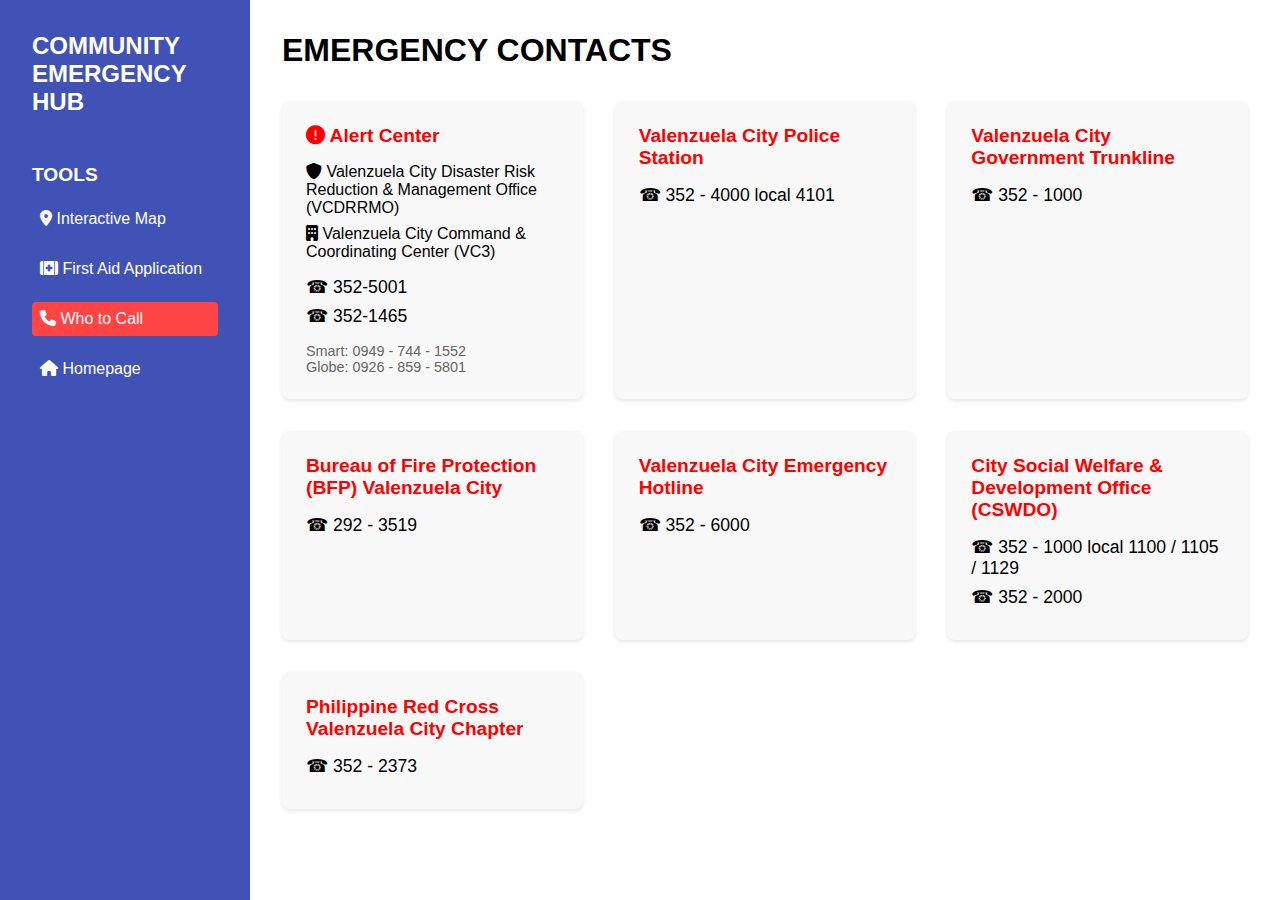
<file: hotline/hotline.html>
<!DOCTYPE html>
<html lang="en">
<head>
    <meta charset="UTF-8">
    <meta name="viewport" content="width=device-width, initial-scale=1.0">
    <title>Emergency Contacts - Community Emergency Hub</title>
    <link rel="stylesheet" href="styles.css">
    <link rel="stylesheet" href="https://cdnjs.cloudflare.com/ajax/libs/font-awesome/6.0.0/css/all.min.css">
</head>
<body>
    <button class="menu-toggle" onclick="toggleMenu()">
        <i class="fas fa-bars"></i>
    </button>
    <div class="container">
        <aside class="sidebar">
            <div class="logo">
                <h1>COMMUNITY<br>EMERGENCY HUB</h1>
            </div>
            
            <div class="tools">
                <h2>TOOLS</h2>
                <ul>
                    <li><a href="../interactive-map/map.html"><i class="fas fa-map-marker-alt"></i> Interactive Map</a></li>
                    <li><a href="../first-aid/firstaid.html"><i class="fas fa-kit-medical"></i> First Aid Application</a></li>
                    <li><a href="#" class="active"><i class="fas fa-phone"></i> Who to Call</a></li>
                    <li><a href="../"><i class="fas fa-home"></i> Homepage</a></li>
                </ul>
            </div>
        </aside>

        <main class="content">
            <h1>EMERGENCY CONTACTS</h1>
            
            <div class="contacts-grid">
                <div class="contact-card">
                    <h2><i class="fas fa-exclamation-circle"></i> Alert Center</h2>
                    <ul>
                        <li><i class="fas fa-shield-alt"></i> Valenzuela City Disaster Risk Reduction & Management Office (VCDRRMO)</li>
                        <li><i class="fas fa-building"></i> Valenzuela City Command & Coordinating Center (VC3)</li>
                    </ul>
                    <div class="phone-numbers">
                        <p>☎ 352-5001</p>
                        <p>☎ 352-1465</p>
                    </div>
                    <div class="smart">
                        Smart: 0949 - 744 - 1552
                        <br>Globe: 0926 - 859 - 5801
                    </div>
                </div>

                <div class="contact-card">
                    <h2>Valenzuela City Police Station</h2>
                    <p>☎ 352 - 4000 local 4101</p>
                </div>

                <div class="contact-card">
                    <h2>Valenzuela City Government Trunkline</h2>
                    <p>☎ 352 - 1000</p>
                </div>

                <div class="contact-card">
                    <h2>Bureau of Fire Protection (BFP) Valenzuela City</h2>
                    <p>☎ 292 - 3519</p>
                </div>

                <div class="contact-card">
                    <h2>Valenzuela City Emergency Hotline</h2>
                    <p>☎ 352 - 6000</p>
                </div>

                <div class="contact-card">
                    <h2>City Social Welfare & Development Office (CSWDO)</h2>
                    <p>☎ 352 - 1000 local 1100 / 1105 / 1129</p>
                    <p>☎ 352 - 2000</p>
                </div>

                <div class="contact-card">
                    <h2>Philippine Red Cross Valenzuela City Chapter</h2>
                    <p>☎ 352 - 2373</p>
                </div>
            </div>
        </main>
    </div>
    <script>
        function toggleMenu() {
            const sidebar = document.querySelector('.sidebar');
            sidebar.classList.toggle('active');
        }
    </script>
</body>
</html>
</file>
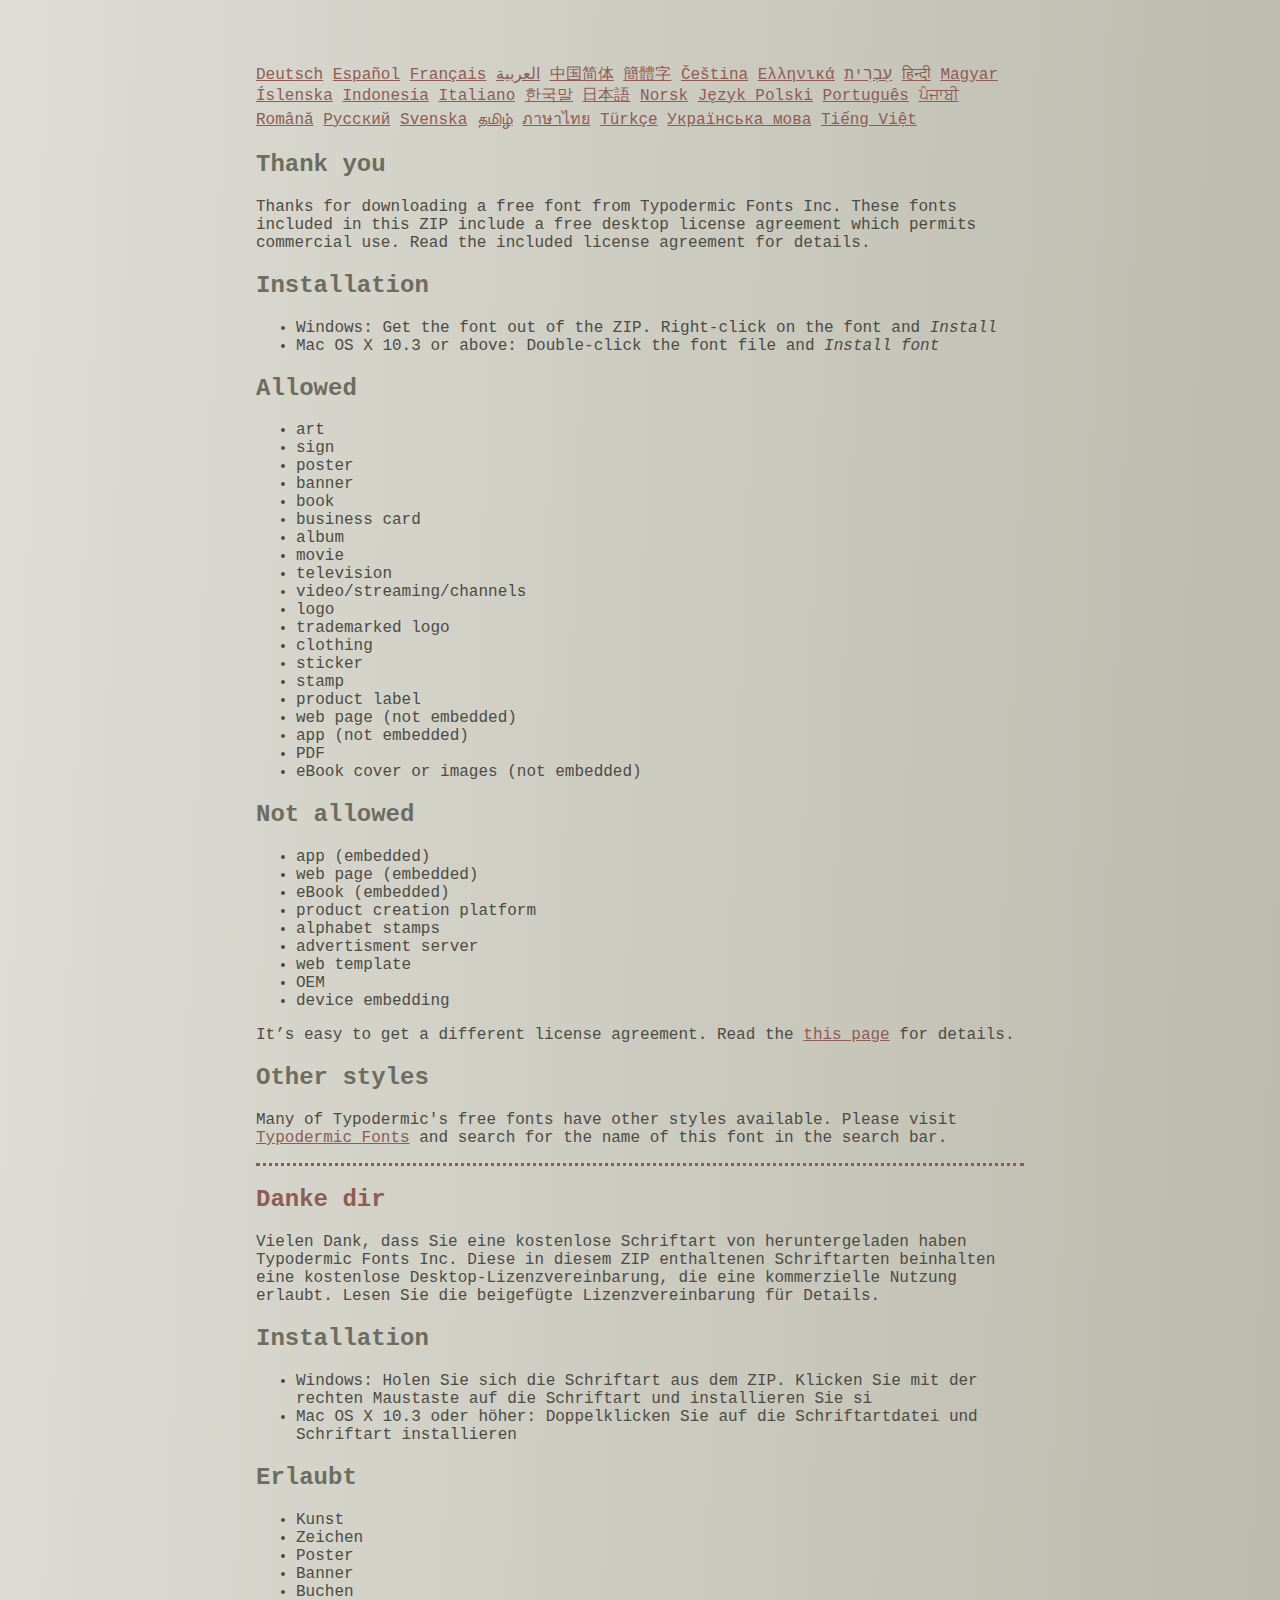
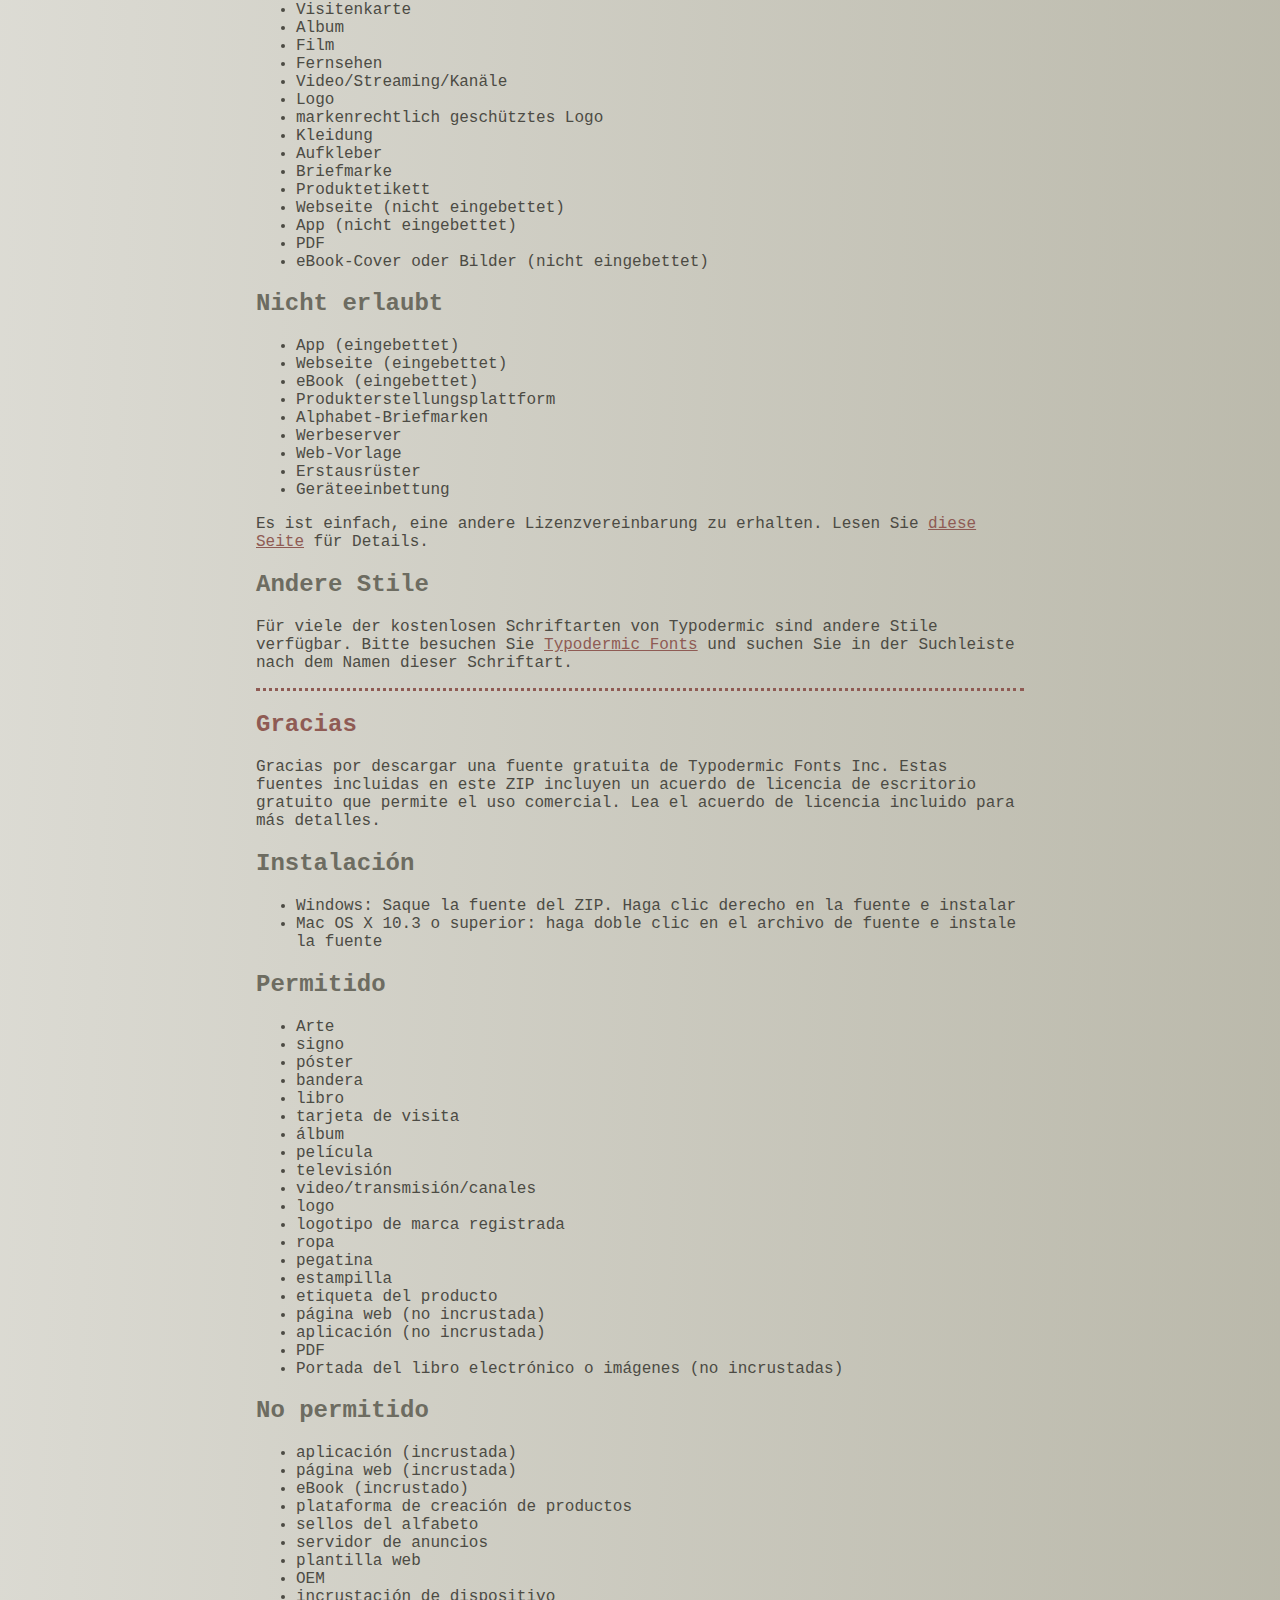
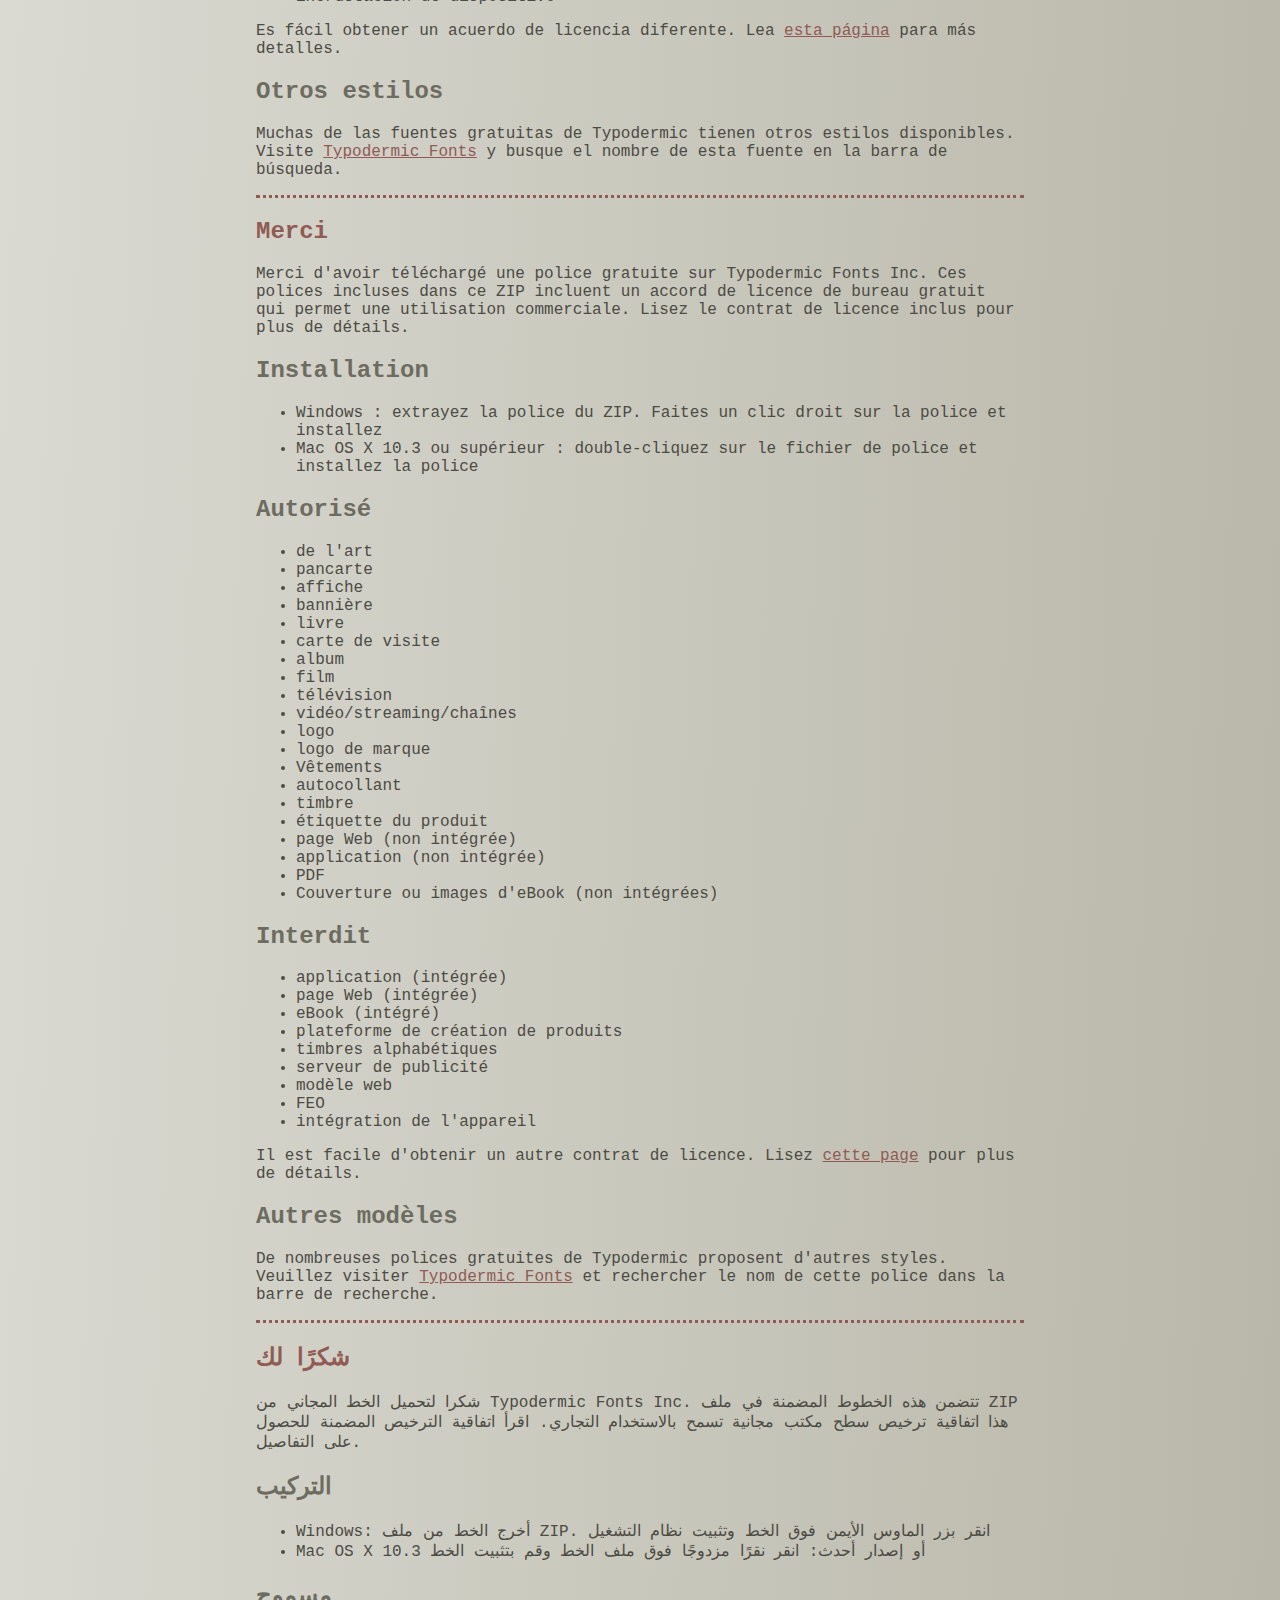
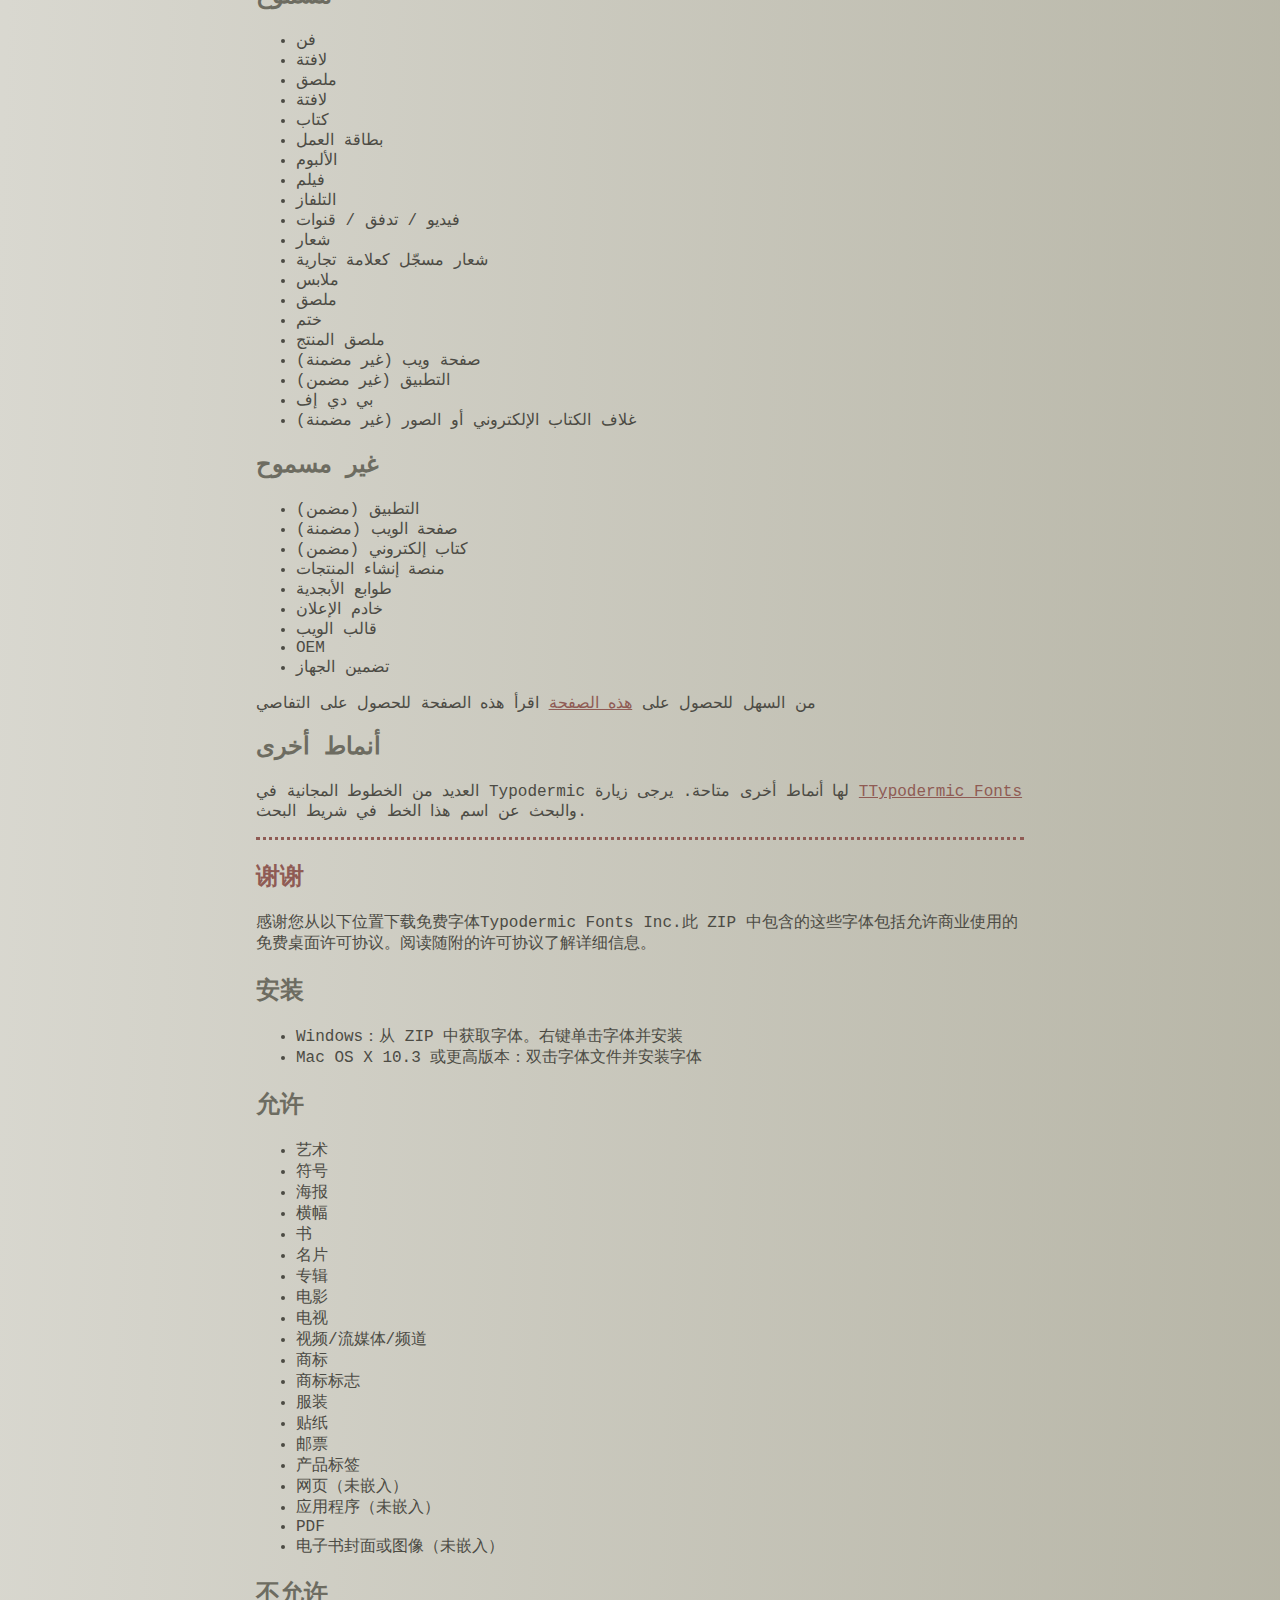
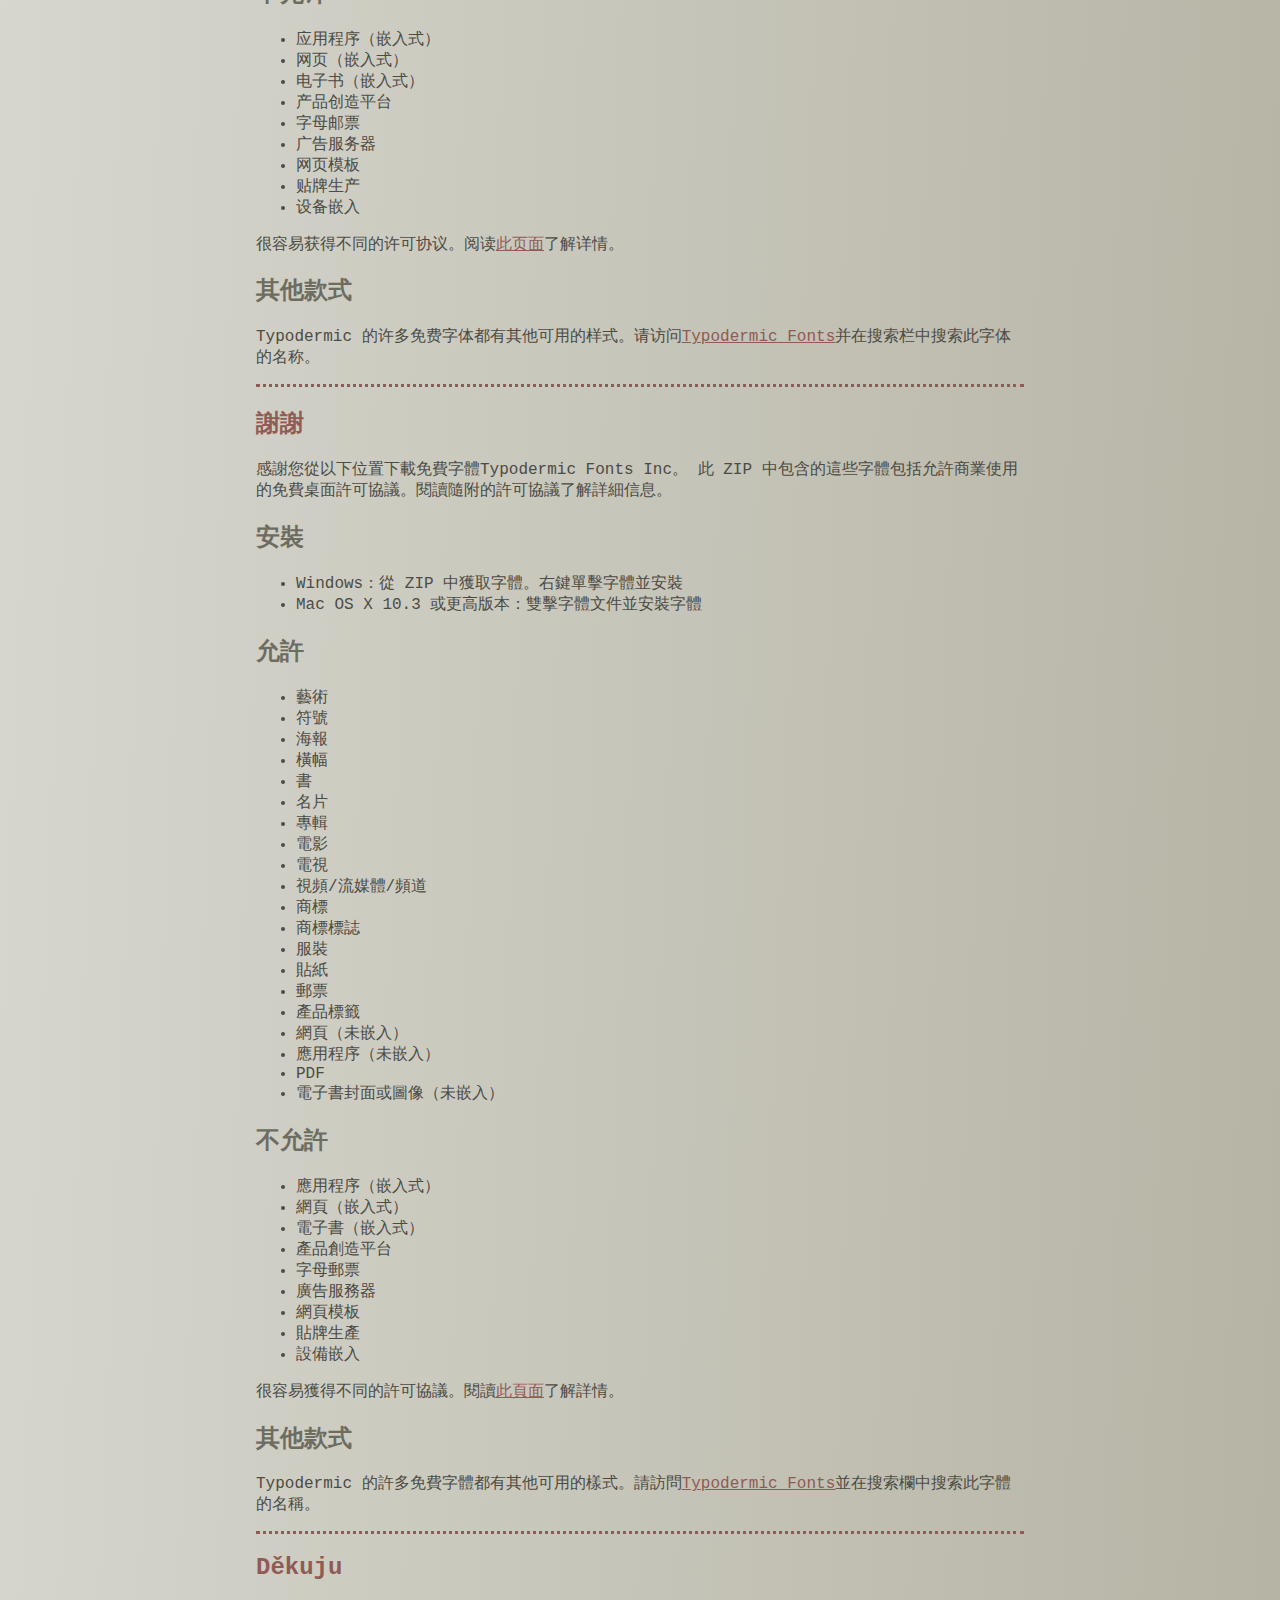
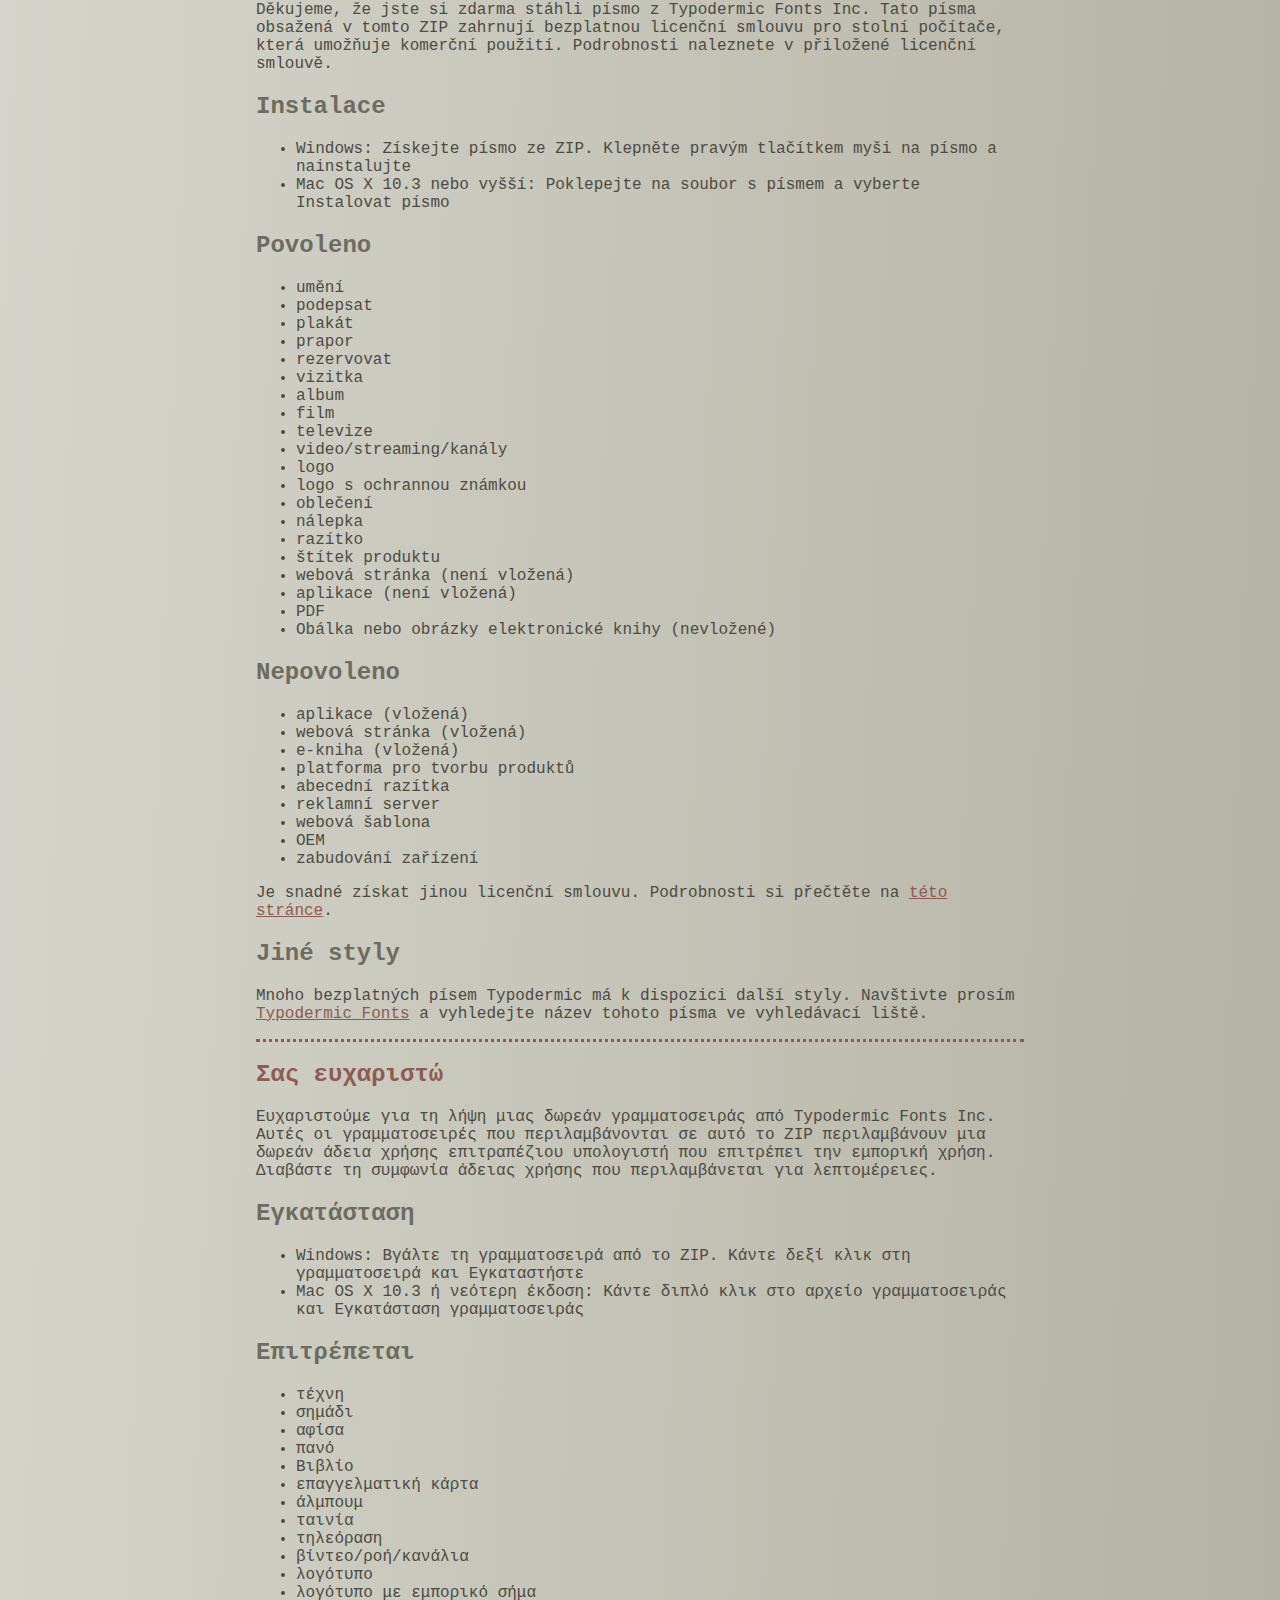
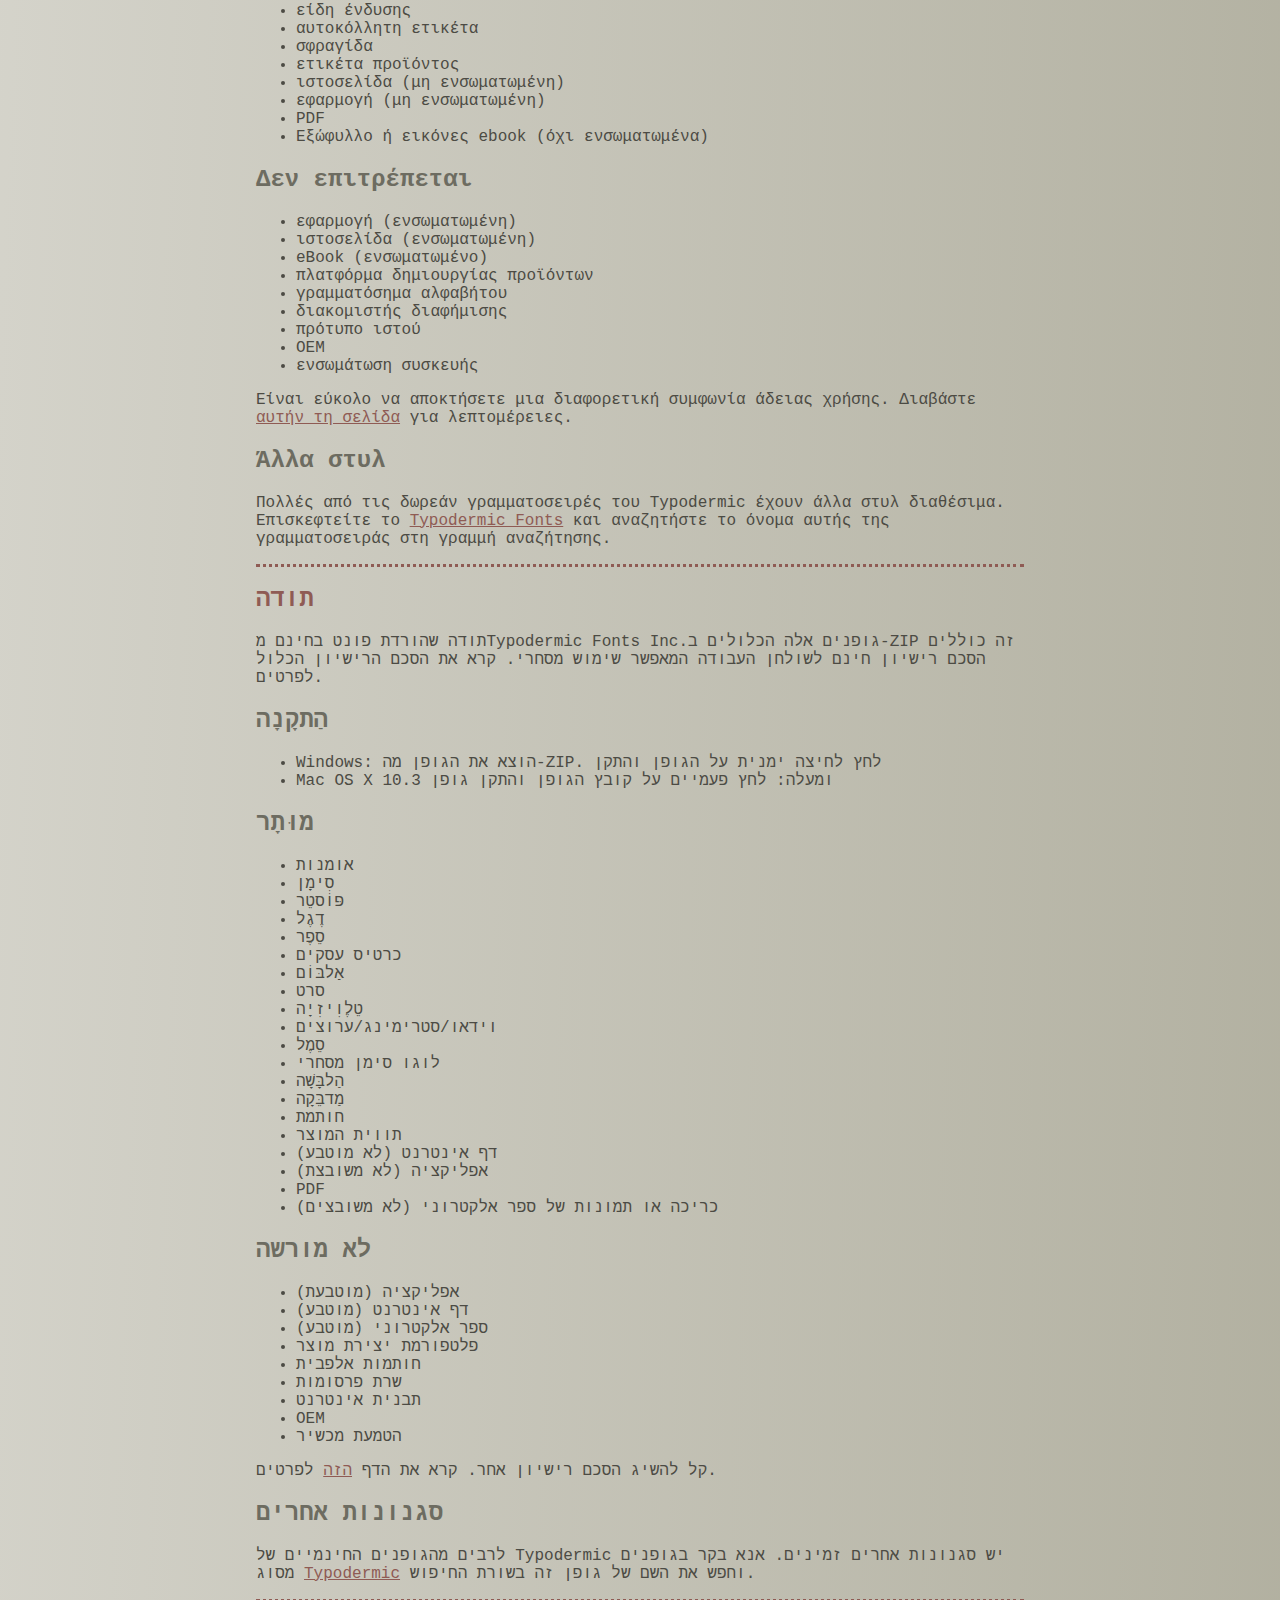
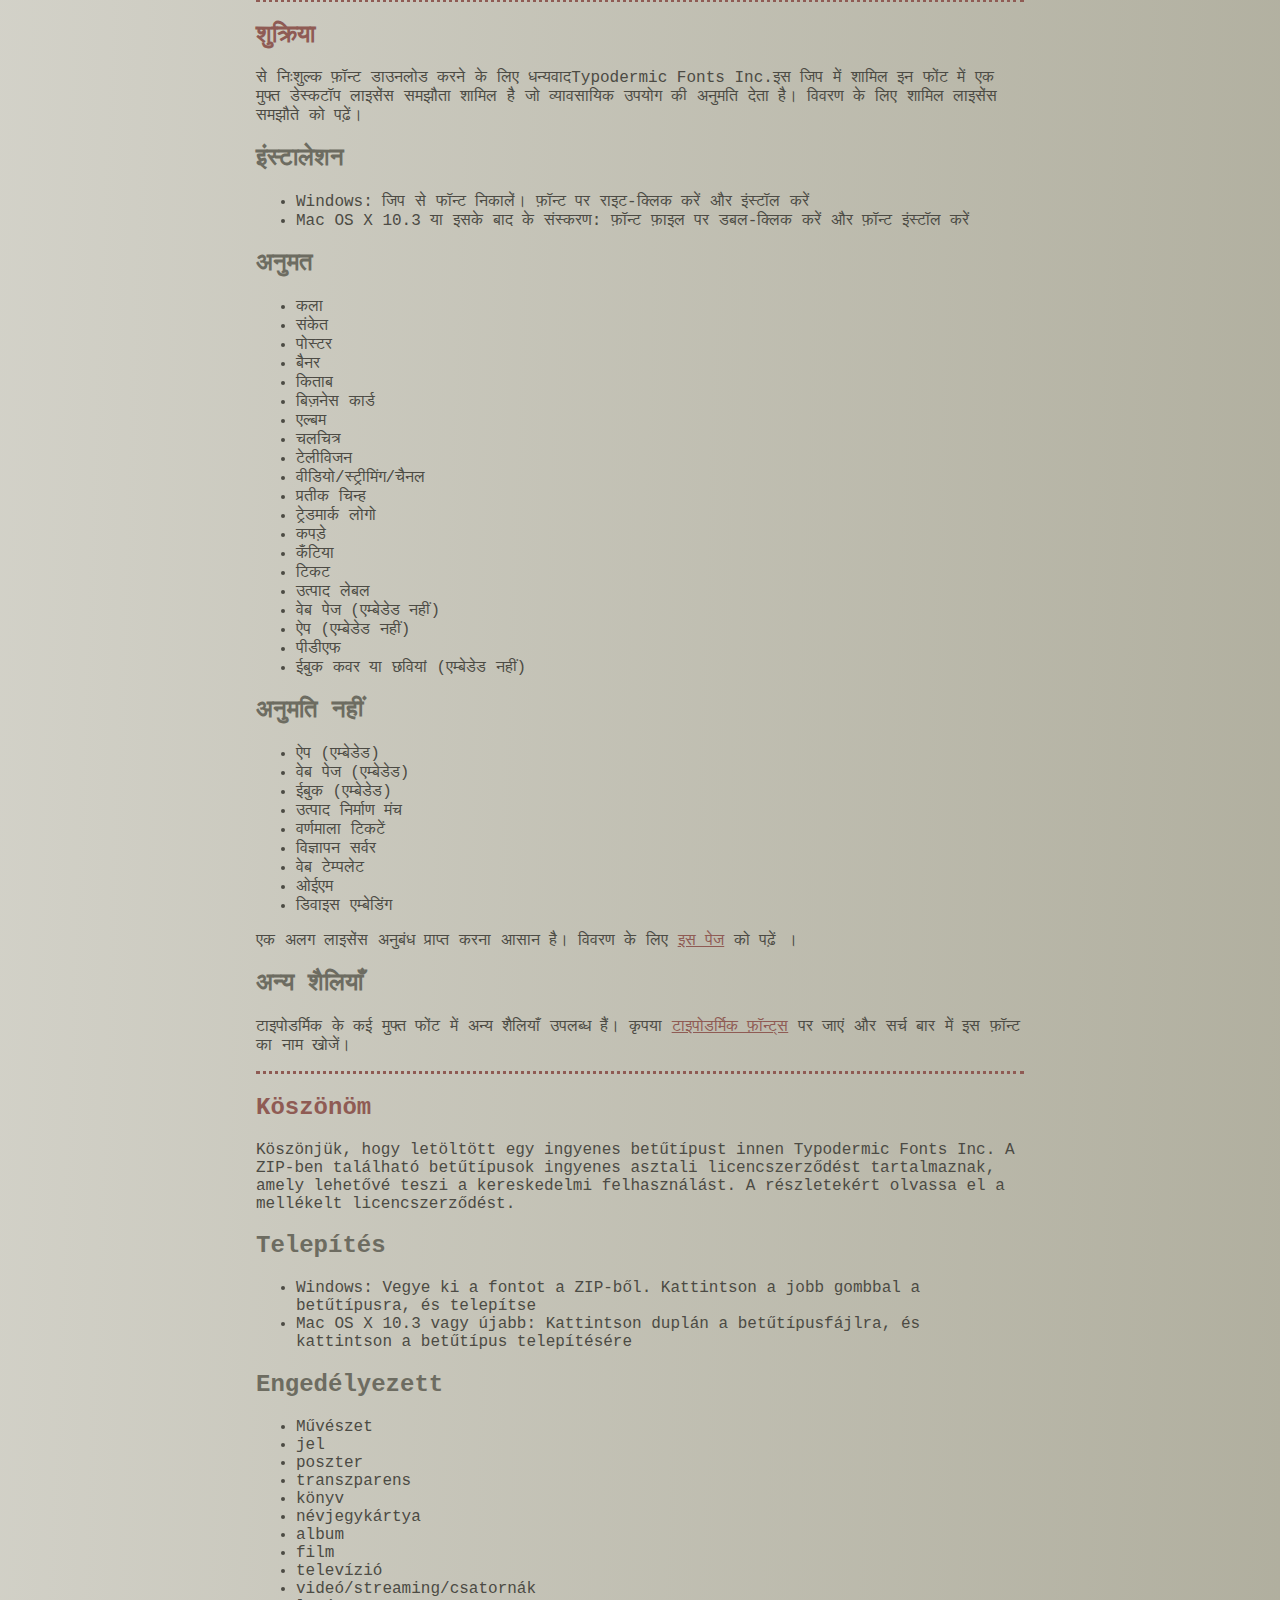
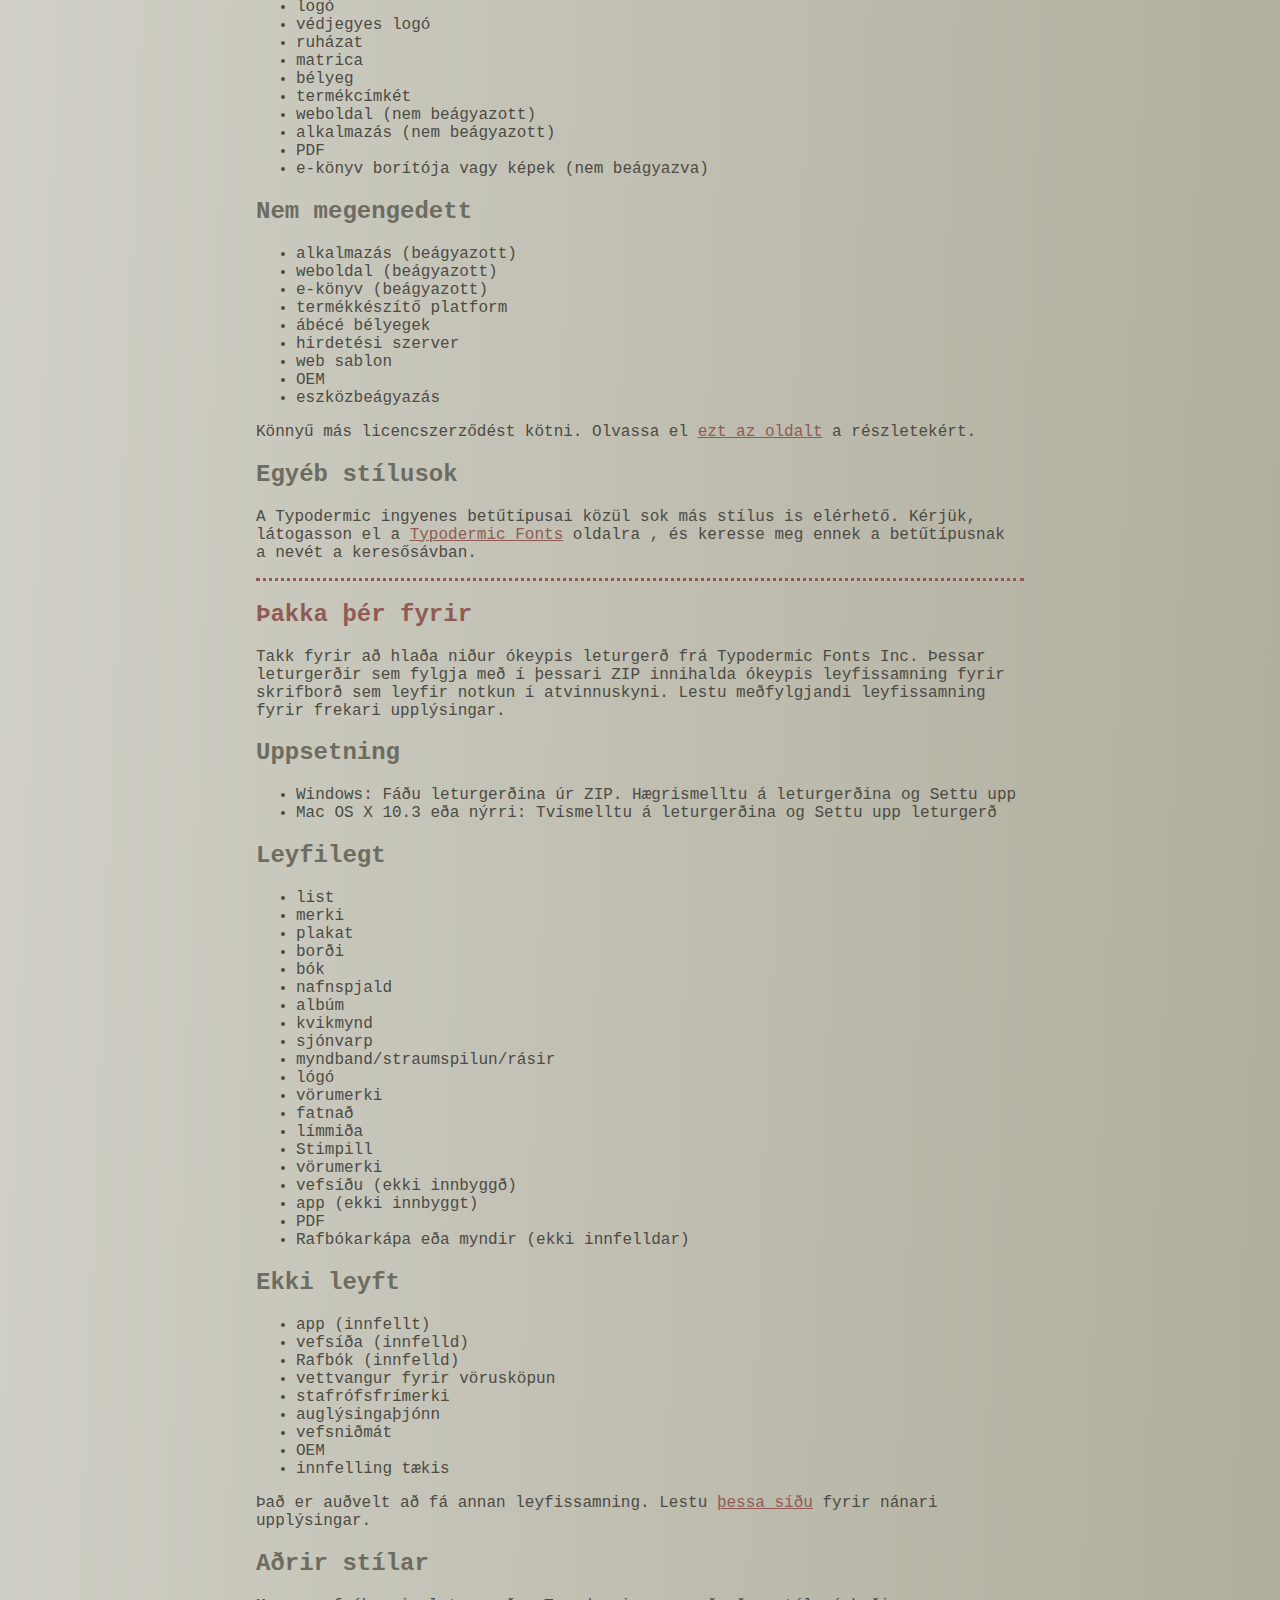
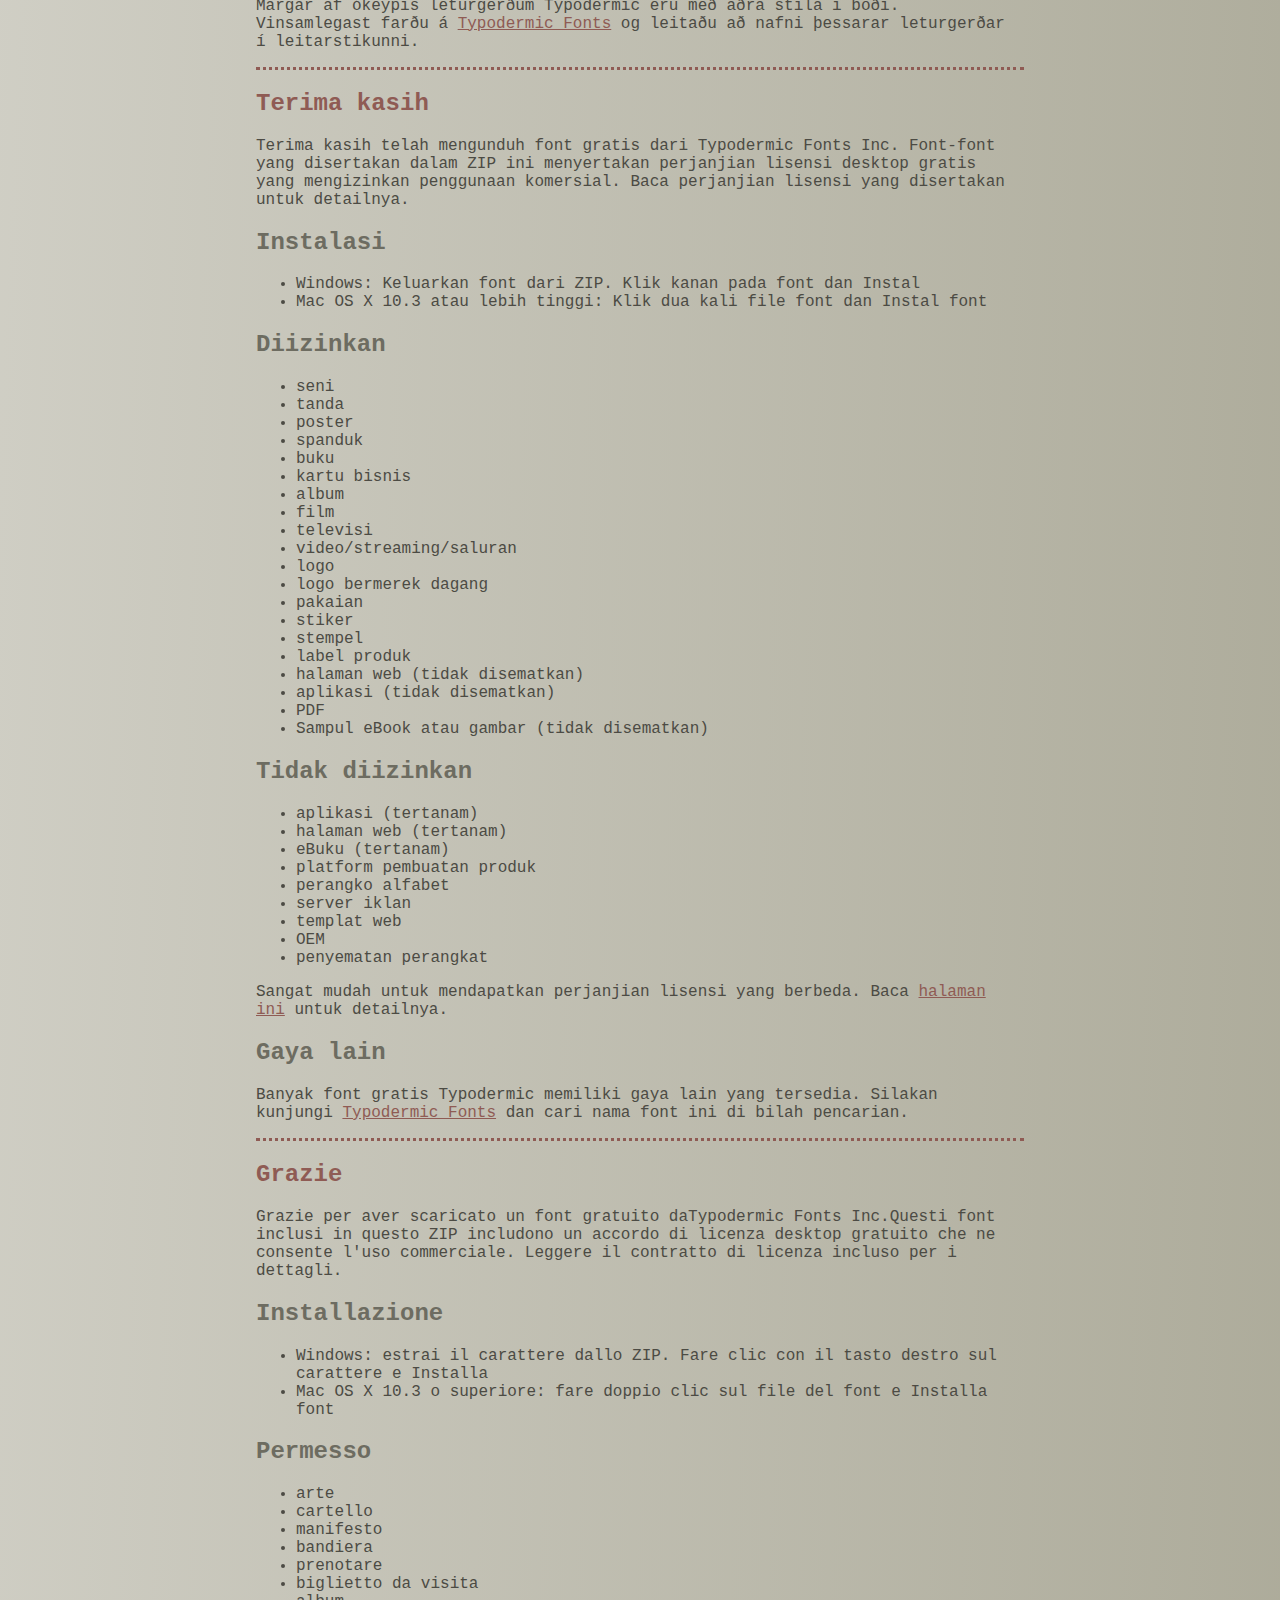
<file: assets/fonts/coolvetica/read-this.html>
<head>
<meta http-equiv="Content-Type" content="text/html; charset=utf-8">
<title>Typodermic Fonts Inc. Free Font Instructions 2023</title>
<style type="text/css">
body {margin:30px 20% 120px 20%; padding:0px; font-family:Consolas, Courier, sans-serif; color:#4c4b44; background-color:#c2c1b3;
/* IE10 Consumer Preview */ 
background-image: -ms-linear-gradient(top left, #DEDDD6 0%, #9D9B87 100%);
/* Mozilla Firefox */ 
background-image: -moz-linear-gradient(top left, #DEDDD6 0%, #9D9B87 100%);
/* Opera */ 
background-image: -o-linear-gradient(top left, #DEDDD6 0%, #9D9B87 100%);
/* Webkit (Safari/Chrome 10) */ 
background-image: -webkit-gradient(linear, left top, right bottom, color-stop(0, #DEDDD6), color-stop(1, #9D9B87));
/* Webkit (Chrome 11+) */ 
background-image: -webkit-linear-gradient(top left, #DEDDD6 0%, #9D9B87 100%);
/* W3C Markup, IE10 Release Preview */ 
background-image: linear-gradient(to bottom right, #DEDDD6 0%, #9D9B87 100%);
	}
h2 {color:#6d6c61;}
a {color:#8f5b54;}
a:hover {color:#ffffff; background-color:#9a998c;}
hr.dotted {border: 0; border-top: 3px dotted #8f5b54;}
</style>
</head>

<body>

<br>

<p translate="no">
<a href="#German">Deutsch</a>
<a href="#Spanish">Español</a>
<a href="#French">Français</a>
<a href="#Arabic">العربية</a>
<a href="#Chinese">中国简体</a>
<a href="#Chinese(trad)">簡體字</a>
<a href="#Czech">Čeština</a>
<a href="#Greek">Ελληνικά</a>
<a href="#Hebrew">עִבְרִית</a>
<a href="#Hindi">हिन्दी</a>
<a href="#Hungarian">Magyar</a>
<a href="#Icelandic">Íslenska</a>
<a href="#Indonesian">Indonesia</a>
<a href="#Italian">Italiano</a>
<a href="#Korean">한국말</a>
<a href="#Japanese">日本語</a>
<a href="#Norwegian">Norsk</a>
<a href="#Polish">Język&nbsp;Polski</a>
<a href="#Portuguese">Português</a>
<a href="#Punjabi">ਪੰਜਾਬੀ</a>
<a href="#Romanian">Română</a>
<a href="#Russian">Русский</a>
<a href="#Swedish">Svenska</a>
<a href="#Tamil">தமிழ்</a>
<a href="#Thai">ภาษาไทย</a>
<a href="#Turkish">Türkçe</a>
<a href="#Ukrainian">Українська&nbsp;мова</a>
<a href="#Vietnamese">Tiếng&nbsp;Việt</a>
</p>

<h2>Thank you</h2>

<p>Thanks for downloading a free font from <span translate="no">Typodermic Fonts Inc.</span> These fonts included in this ZIP include a free desktop license agreement which permits commercial use. Read the included license agreement for details.</p>


<h2>Installation</h2>
<ul><li>Windows: Get the font out of the ZIP. Right-click on the font and <em>Install</em><li>Mac OS X 10.3 or above: Double-click the font file and <em>Install font</em></ul>

<h2>Allowed</h2>

<ul>
<li>art</li>
<li>sign</li>
<li>poster</li>
<li>banner</li>
<li>book</li>
<li>business card</li>
<li>album</li>
<li>movie</li>
<li>television</li>
<li>video/streaming/channels</li>
<li>logo</li>
<li>trademarked logo</li>
<li>clothing</li>
<li>sticker</li>
<li>stamp</li>
<li>product label</li>
<li>web page (not embedded)</li>
<li>app (not embedded)</li>
<li>PDF</li>
<li>eBook cover or images (not embedded)</li>
</ul>

<h2>Not allowed</h2>

<ul>
<li>app (embedded)</li>
<li>web page (embedded)</li>
<li>eBook (embedded)</li>
<li>product creation platform</li>
<li>alphabet stamps</li>
<li>advertisment server</li>
<li>web template</li>
<li>OEM</li>
<li>device embedding</li>
</ul>

<p>It&rsquo;s easy to get a different license agreement. Read the <a href="https://typodermicfonts.com/license/">this page</a> for details. </p>

<h2>Other styles</h2>

<p>Many of Typodermic's free fonts have other styles available. Please visit <a href="https://typodermicfonts.com">Typodermic Fonts</a> and search for the name of this font in the search bar.</p>

<hr class="dotted">

<h2><a id="German">Danke dir</a></h2>

<p>Vielen Dank, dass Sie eine kostenlose Schriftart von heruntergeladen haben Typodermic Fonts Inc. Diese in diesem ZIP enthaltenen Schriftarten beinhalten eine kostenlose Desktop-Lizenzvereinbarung, die eine kommerzielle Nutzung erlaubt. Lesen Sie die beigefügte Lizenzvereinbarung für Details.</p>


<h2>Installation</h2>
<ul><li>Windows: Holen Sie sich die Schriftart aus dem ZIP. Klicken Sie mit der rechten Maustaste auf die Schriftart und installieren Sie si<li>Mac OS X 10.3 oder höher: Doppelklicken Sie auf die Schriftartdatei und Schriftart installieren </ul>

<h2>Erlaubt</h2>

<ul>
<li>Kunst</li>
<li>Zeichen</li>
<li>Poster</li>
<li>Banner</li>
<li>Buchen</li>
<li>Visitenkarte</li>
<li>Album</li>
<li>Film</li>
<li>Fernsehen</li>
<li>Video/Streaming/Kanäle</li>
<li>Logo</li>
<li>markenrechtlich geschütztes Logo</li>
<li>Kleidung</li>
<li>Aufkleber</li>
<li>Briefmarke</li>
<li>Produktetikett</li>
<li>Webseite (nicht eingebettet)</li>
<li>App (nicht eingebettet)</li>
<li>PDF</li>
<li>eBook-Cover oder Bilder (nicht eingebettet)</li>
</ul>

<h2>Nicht erlaubt</h2>

<ul>
<li>App (eingebettet)</li>
<li>Webseite (eingebettet)</li>
<li>eBook (eingebettet)</li>
<li>Produkterstellungsplattform</li>
<li>Alphabet-Briefmarken</li>
<li>Werbeserver</li>
<li>Web-Vorlage</li>
<li>Erstausrüster</li>
<li>Geräteeinbettung</li>
</ul>

<p>Es ist einfach, eine andere Lizenzvereinbarung zu erhalten. Lesen Sie <a href="https://typodermicfonts.com/license/">diese Seite</a> für Details.</p>

<h2>Andere Stile</h2>

<p>Für viele der kostenlosen Schriftarten von Typodermic sind andere Stile verfügbar. Bitte besuchen Sie <a href="https://typodermicfonts.com">Typodermic Fonts</a> und suchen Sie in der Suchleiste nach dem Namen dieser Schriftart.</p>


<hr class="dotted">

<h2><a id="Spanish">Gracias</a></h2>

<p>Gracias por descargar una fuente gratuita de Typodermic Fonts Inc. Estas fuentes incluidas en este ZIP incluyen un acuerdo de licencia de escritorio gratuito que permite el uso comercial. Lea el acuerdo de licencia incluido para más detalles.</p>


<h2>Instalación</h2>
<ul><li>Windows: Saque la fuente del ZIP. Haga clic derecho en la fuente e instalar <li>Mac OS X 10.3 o superior: haga doble clic en el archivo de fuente e instale la fuente</ul>

<h2>Permitido</h2>

<ul>
<li>Arte</li>
<li>signo</li>
<li>póster</li>
<li>bandera</li>
<li>libro</li>
<li>tarjeta de visita</li>
<li>álbum</li>
<li>película</li>
<li>televisión</li>
<li>video/transmisión/canales</li>
<li>logo</li>
<li>logotipo de marca registrada</li>
<li>ropa</li>
<li>pegatina</li>
<li>estampilla</li>
<li>etiqueta del producto</li>
<li>página web (no incrustada)</li>
<li>aplicación (no incrustada)</li>
<li>PDF</li>
<li>Portada del libro electrónico o imágenes (no incrustadas)</li>
</ul>


<h2>No permitido</h2>

<ul>
<li>aplicación (incrustada)</li>
<li>página web (incrustada)</li>
<li>eBook (incrustado)</li>
<li>plataforma de creación de productos</li>
<li>sellos del alfabeto</li>
<li>servidor de anuncios</li>
<li>plantilla web</li>
<li>OEM</li>
<li>incrustación de dispositivo</li>
</ul>

<p>Es fácil obtener un acuerdo de licencia diferente. Lea <a href="https://typodermicfonts.com/license/">esta página</a> para más detalles.</p>

<h2>Otros estilos</h2>

<p>Muchas de las fuentes gratuitas de Typodermic tienen otros estilos disponibles. Visite  <a href="https://typodermicfonts.com">Typodermic Fonts</a> y busque el nombre de esta fuente en la barra de búsqueda.</p>


<hr class="dotted">

<h2><a id="French">Merci</a></h2>

<p>Merci d'avoir téléchargé une police gratuite sur Typodermic Fonts Inc. Ces polices incluses dans ce ZIP incluent un accord de licence de bureau gratuit qui permet une utilisation commerciale. Lisez le contrat de licence inclus pour plus de détails.</p>


<h2>Installation</h2>
<ul><li>Windows : extrayez la police du ZIP. Faites un clic droit sur la police et installez<li>Mac OS X 10.3 ou supérieur : double-cliquez sur le fichier de police et installez la police</ul>
  



<h2>Autorisé</h2>

<ul>
<li>de l'art</li>
<li>pancarte</li>
<li>affiche</li>
<li>bannière</li>
<li>livre</li>
<li>carte de visite</li>
<li>album</li>
<li>film</li>
<li>télévision</li>
<li>vidéo/streaming/chaînes</li>
<li>logo</li>
<li>logo de marque</li>
<li>Vêtements</li>
<li>autocollant</li>
<li>timbre</li>
<li>étiquette du produit</li>
<li>page Web (non intégrée)</li>
<li>application (non intégrée)</li>
<li>PDF</li>
<li>Couverture ou images d'eBook (non intégrées)</li>
</ul>
 


<h2>Interdit</h2>

<ul>
<li>application (intégrée)</li>
<li>page Web (intégrée)</li>
<li>eBook (intégré)</li>
<li>plateforme de création de produits</li>
<li>timbres alphabétiques</li>
<li>serveur de publicité</li>
<li>modèle web</li>
<li>FEO</li>
<li>intégration de l'appareil</li>
</ul>

<p>Il est facile d'obtenir un autre contrat de licence. Lisez  <a href="https://typodermicfonts.com/license/">cette page</a> pour plus de détails.</p>

<h2>Autres modèles</h2>

<p>De nombreuses polices gratuites de Typodermic proposent d'autres styles. Veuillez visiter  <a href="https://typodermicfonts.com">Typodermic Fonts</a> et rechercher le nom de cette police dans la barre de recherche.</p>


<hr class="dotted">

<h2><a id="Arabic">شكرًا لك</a></h2>

<p>

شكرا لتحميل الخط المجاني من Typodermic Fonts Inc. تتضمن هذه الخطوط المضمنة في ملف ZIP هذا اتفاقية ترخيص سطح مكتب مجانية تسمح بالاستخدام التجاري. اقرأ اتفاقية الترخيص المضمنة للحصول على التفاصيل.</p>


<h2>التركيب</h2>
<ul><li>Windows: أخرج الخط من ملف ZIP. انقر بزر الماوس الأيمن فوق الخط وتثبيت
    نظام التشغيل <li>Mac OS X 10.3 أو إصدار أحدث: انقر نقرًا مزدوجًا فوق ملف الخط وقم بتثبيت الخط</em></ul>

<h2>مسموح</h2>

<ul>
<li>فن</li>
<li>لافتة</li>
<li>ملصق</li>
<li>لافتة</li>
<li>كتاب</li>
<li>بطاقة العمل</li>
<li>الألبوم</li>
<li>فيلم</li>
<li>التلفاز</li>
<li>فيديو / تدفق / قنوات</li>
<li>شعار</li>
<li>شعار مسجّل كعلامة تجارية</li>
<li>ملابس</li>
<li>ملصق</li>
<li>ختم</li>
<li>ملصق المنتج</li>
<li>صفحة ويب (غير مضمنة)</li>
<li>التطبيق (غير مضمن)</li>
<li>بي دي إف</li>
<li>غلاف الكتاب الإلكتروني أو الصور (غير مضمنة)</li>
</ul>

<h2>غير مسموح</h2>

<ul>
<li>التطبيق (مضمن)</li>
<li>صفحة الويب (مضمنة)</li>
<li>كتاب إلكتروني (مضمن)</li>
<li>منصة إنشاء المنتجات</li>
<li>طوابع الأبجدية</li>
<li>خادم الإعلان</li>
<li>قالب الويب</li>
<li>OEM</li>
<li>تضمين الجهاز</li>
</ul>

<p>من السهل  للحصول على <a href="https://typodermicfonts.com/license/">هذه الصفحة</a>  اقرأ هذه الصفحة للحصول على التفاصي</p>


<h2>أنماط أخرى</h2>

<p>العديد من الخطوط المجانية في Typodermic لها أنماط أخرى متاحة. يرجى زيارة <a href="https://typodermicfonts.com">TTypodermic Fonts</a> والبحث عن اسم هذا الخط في شريط البحث.</p>


<hr class="dotted">

<h2><a id="Chinese">谢谢</a></h2>

<p>感谢您从以下位置下载免费字体Typodermic Fonts Inc.此 ZIP 中包含的这些字体包括允许商业使用的免费桌面许可协议。阅读随附的许可协议了解详细信息。</p>


<h2>安装</h2>
<ul><li>Windows：从 ZIP 中获取字体。右键单击字体并安装<li>Mac OS X 10.3 或更高版本：双击字体文件并安装字体 </ul>

<h2>允许</h2>





<ul>
<li>艺术</li>
<li>符号</li>
<li>海报</li>
<li>横幅</li>
<li>书</li>
<li>名片</li>
<li>专辑</li>
<li>电影</li>
<li>电视</li>
<li>视频/流媒体/频道</li>
<li>商标</li>
<li>商标标志</li>
<li>服装</li>
<li>贴纸</li>
<li>邮票</li>
<li>产品标签</li>
<li>网页（未嵌入）</li>
<li>应用程序（未嵌入）</li>
<li>PDF</li>
<li>电子书封面或图像（未嵌入）</li>
</ul>

<h2>不允许</h2>

<ul>
<li>应用程序（嵌入式）</li>
<li>网页（嵌入式）</li>
<li>电子书（嵌入式）</li>
<li>产品创造平台</li>
<li>字母邮票</li>
<li>广告服务器</li>
<li>网页模板</li>
<li>贴牌生产</li>
<li>设备嵌入</li>
</ul>

<p>很容易获得不同的许可协议。阅读<a href="https://typodermicfonts.com/license/">此页面</a>了解详情。</p>

<h2>其他款式</h2>

<p>Typodermic 的许多免费字体都有其他可用的样式。请访问<a href="https://typodermicfonts.com">Typodermic Fonts</a>并在搜索栏中搜索此字体的名称。</p>


<hr class="dotted">

<h2><a id="Chinese(trad)">謝謝</a></h2>

<p>感謝您從以下位置下載免費字體Typodermic Fonts Inc。 此 ZIP 中包含的這些字體包括允許商業使用的免費桌面許可協議。閱讀隨附的許可協議了解詳細信息。</p>


<h2>安裝</h2>
<ul><li>Windows：從 ZIP 中獲取字體。右鍵單擊字體並安裝<li>Mac OS X 10.3 或更高版本：雙擊字體文件並安裝字體 </ul>

<h2>允許</h2>

<ul>
<li>藝術</li>
<li>符號</li>
<li>海報</li>
<li>橫幅</li>
<li>書</li>
<li>名片</li>
<li>專輯</li>
<li>電影</li>
<li>電視</li>
<li>視頻/流媒體/頻道</li>
<li>商標</li>
<li>商標標誌</li>
<li>服裝</li>
<li>貼紙</li>
<li>郵票</li>
<li>產品標籤</li>
<li>網頁（未嵌入）</li>
<li>應用程序（未嵌入）</li>
<li>PDF</li>
<li>電子書封面或圖像（未嵌入）</li>


</ul>

<h2>不允許</h2>

<ul>
<li>應用程序（嵌入式）</li>
<li>網頁（嵌入式）</li>
<li>電子書（嵌入式）</li>
<li>產品創造平台</li>
<li>字母郵票</li>
<li>廣告服務器</li>
<li>網頁模板</li>
<li>貼牌生產</li>
<li>設備嵌入</li>
</ul>

<p>很容易獲得不同的許可協議。閱讀<a href="https://typodermicfonts.com/license/">此頁面</a>了解詳情。</p>

<h2>其他款式</h2>

<p>Typodermic 的許多免費字體都有其他可用的樣式。請訪問<a href="https://typodermicfonts.com">Typodermic Fonts</a>並在搜索欄中搜索此字體的名稱。</p>


<hr class="dotted">

<h2><a id="Czech">Děkuju</a></h2>

<p>Děkujeme, že jste si zdarma stáhli písmo z Typodermic Fonts Inc. Tato písma obsažená v tomto ZIP zahrnují bezplatnou licenční smlouvu pro stolní počítače, která umožňuje komerční použití. Podrobnosti naleznete v přiložené licenční smlouvě.</p>


<h2>Instalace</h2>
<ul><li>Windows: Získejte písmo ze ZIP. Klepněte pravým tlačítkem myši na písmo a nainstalujte <li>Mac OS X 10.3 nebo vyšší: Poklepejte na soubor s písmem a vyberte Instalovat písmo </ul>

<h2>Povoleno</h2>

<ul>
<li>umění</li>
<li>podepsat</li>
<li>plakát</li>
<li>prapor</li>
<li>rezervovat</li>
<li>vizitka</li>
<li>album</li>
<li>film</li>
<li>televize</li>
<li>video/streaming/kanály</li>
<li>logo</li>
<li>logo s ochrannou známkou</li>
<li>oblečení</li>
<li>nálepka</li>
<li>razítko</li>
<li>štítek produktu</li>
<li>webová stránka (není vložená)</li>
<li>aplikace (není vložená)</li>
<li>PDF</li>
<li>Obálka nebo obrázky elektronické knihy (nevložené)</li>
</ul>

<h2>Nepovoleno</h2>

<ul>
<li>aplikace (vložená)</li>
<li>webová stránka (vložená)</li>
<li>e-kniha (vložená)</li>
<li>platforma pro tvorbu produktů</li>
<li>abecední razítka</li>
<li>reklamní server</li>
<li>webová šablona</li>
<li>OEM</li>
<li>zabudování zařízení</li>
</ul>

<p>Je snadné získat jinou licenční smlouvu. Podrobnosti si přečtěte na <a href="https://typodermicfonts.com/license/">této stránce</a>.

<h2>Jiné styly</h2>

<p>Mnoho bezplatných písem Typodermic má k dispozici další styly. Navštivte prosím <a href="https://typodermicfonts.com">Typodermic Fonts</a> a vyhledejte název tohoto písma ve vyhledávací liště.</p>

<hr class="dotted">

<h2><a id="Greek">Σας ευχαριστώ</a></h2>

<p>Ευχαριστούμε για τη λήψη μιας δωρεάν γραμματοσειράς από Typodermic Fonts Inc. Αυτές οι γραμματοσειρές που περιλαμβάνονται σε αυτό το ZIP περιλαμβάνουν μια δωρεάν άδεια χρήσης επιτραπέζιου υπολογιστή που επιτρέπει την εμπορική χρήση. Διαβάστε τη συμφωνία άδειας χρήσης που περιλαμβάνεται για λεπτομέρειες.</p>


<h2>Εγκατάσταση</h2>
<ul><li>Windows: Βγάλτε τη γραμματοσειρά από το ZIP. Κάντε δεξί κλικ στη γραμματοσειρά και Εγκαταστήστε <li>Mac OS X 10.3 ή νεότερη έκδοση: Κάντε διπλό κλικ στο αρχείο γραμματοσειράς και Εγκατάσταση γραμματοσειράς</ul>

<h2>Επιτρέπεται</h2>

<ul>
<li>τέχνη</li>
<li>σημάδι</li>
<li>αφίσα</li>
<li>πανό</li>
<li>Βιβλίο</li>
<li>επαγγελματική κάρτα</li>
<li>άλμπουμ</li>
<li>ταινία</li>
<li>τηλεόραση</li>
<li>βίντεο/ροή/κανάλια</li>
<li>λογότυπο</li>
<li>λογότυπο με εμπορικό σήμα</li>
<li>είδη ένδυσης</li>
<li>αυτοκόλλητη ετικέτα</li>
<li>σφραγίδα</li>
<li>ετικέτα προϊόντος</li>
<li>ιστοσελίδα (μη ενσωματωμένη)</li>
<li>εφαρμογή (μη ενσωματωμένη)</li>
<li>PDF</li>
<li>Εξώφυλλο ή εικόνες ebook (όχι ενσωματωμένα)</li>
</ul>

<h2>Δεν επιτρέπεται</h2>

<ul>
<li>εφαρμογή (ενσωματωμένη)</li>
<li>ιστοσελίδα (ενσωματωμένη)</li>
<li>eBook (ενσωματωμένο)</li>
<li>πλατφόρμα δημιουργίας προϊόντων</li>
<li>γραμματόσημα αλφαβήτου</li>
<li>διακομιστής διαφήμισης</li>
<li>πρότυπο ιστού</li>
<li>OEM</li>
<li>ενσωμάτωση συσκευής</li>
</ul>

<p>Είναι εύκολο να αποκτήσετε μια διαφορετική συμφωνία άδειας χρήσης. Διαβάστε <a href="https://typodermicfonts.com/license/">αυτήν τη σελίδα</a> για λεπτομέρειες.</p>

<h2>Άλλα στυλ</h2>

<p>Πολλές από τις δωρεάν γραμματοσειρές του Typodermic έχουν άλλα στυλ διαθέσιμα. Επισκεφτείτε το <a href="https://typodermicfonts.com">Typodermic Fonts</a> και αναζητήστε το όνομα αυτής της γραμματοσειράς στη γραμμή αναζήτησης.</p>


<hr class="dotted">

<h2><a id="Hebrew">תודה</a></h2>

<p>תודה שהורדת פונט בחינם מTypodermic Fonts Inc.גופנים אלה הכלולים ב-ZIP זה כוללים הסכם רישיון חינם לשולחן העבודה המאפשר שימוש מסחרי. קרא את הסכם הרישיון הכלול לפרטים.</p>


<h2>הַתקָנָה</h2>
<ul><li>Windows: הוצא את הגופן מה-ZIP. לחץ לחיצה ימנית על הגופן והתקן<li>Mac OS X 10.3 ומעלה: לחץ פעמיים על קובץ הגופן והתקן גופן</ul>

   
<h2>מוּתָר</h2>

<ul>
<li>אומנות</li>
<li>סִימָן</li>
<li>פּוֹסטֵר</li>
<li>דֶגֶל</li>
<li>סֵפֶר</li>
<li>כרטיס עסקים</li>
<li>אַלבּוֹם</li>
<li>סרט</li>
<li>טֵלֶוִיזִיָה</li>
<li>וידאו/סטרימינג/ערוצים</li>
<li>סֵמֶל</li>
<li>לוגו סימן מסחרי</li>
<li>הַלבָּשָׁה</li>
<li>מַדבֵּקָה</li>
<li>חותמת</li>
<li>תווית המוצר</li>
<li>דף אינטרנט (לא מוטבע)</li>
<li>אפליקציה (לא משובצת)</li>
<li>PDF</li>
<li>כריכה או תמונות של ספר אלקטרוני (לא משובצים)</li>
</ul>

<h2>לא מורשה</h2>

<ul>
<li>אפליקציה (מוטבעת)</li>
<li>דף אינטרנט (מוטבע)</li>
<li>ספר אלקטרוני (מוטבע)</li>
<li>פלטפורמת יצירת מוצר</li>
<li>חותמות אלפבית</li>
<li>שרת פרסומות</li>
<li>תבנית אינטרנט</li>
<li>OEM</li>
<li>הטמעת מכשיר</li>
</ul>

<p>קל להשיג הסכם רישיון אחר. קרא את הדף <a href="https://typodermicfonts.com/license/">הזה</a> לפרטים.</p>

<h2>סגנונות אחרים</h2>

<p>לרבים מהגופנים החינמיים של Typodermic יש סגנונות אחרים זמינים. אנא בקר בגופנים מסוג <a href="https://typodermicfonts.com">Typodermic</a> וחפש את השם של גופן זה בשורת החיפוש.</p>

<hr class="dotted">

<h2><a id="Hindi">शुक्रिया</a></h2>

<p>से निःशुल्क फ़ॉन्ट डाउनलोड करने के लिए धन्यवादTypodermic Fonts Inc.इस जिप में शामिल इन फोंट में एक मुफ्त डेस्कटॉप लाइसेंस समझौता शामिल है जो व्यावसायिक उपयोग की अनुमति देता है। विवरण के लिए शामिल लाइसेंस समझौते को पढ़ें।</p>


<h2>इंस्टालेशन</h2>
<ul><li>Windows: जिप से फॉन्ट निकालें। फ़ॉन्ट पर राइट-क्लिक करें और इंस्टॉल करें<li>Mac OS X 10.3 या इसके बाद के संस्करण: फ़ॉन्ट फ़ाइल पर डबल-क्लिक करें और फ़ॉन्ट इंस्टॉल करें </ul>

<h2>अनुमत</h2>

<ul>
<li>कला</li>
<li>संकेत</li>
<li>पोस्टर</li>
<li>बैनर</li>
<li>किताब</li>
<li>बिज़नेस कार्ड</li>
<li>एल्बम</li>
<li>चलचित्र</li>
<li>टेलीविजन</li>
<li>वीडियो/स्ट्रीमिंग/चैनल</li>
<li>प्रतीक चिन्ह</li>
<li>ट्रेडमार्क लोगो</li>
<li>कपड़े</li>
<li>कँटिया</li>
<li>टिकट</li>
<li>उत्पाद लेबल</li>
<li>वेब पेज (एम्बेडेड नहीं)</li>
<li>ऐप (एम्बेडेड नहीं)</li>
<li>पीडीएफ</li>
<li>ईबुक कवर या छवियां (एम्बेडेड नहीं)</li>
</ul>

<h2>अनुमति नहीं</h2>

<ul>
<li>ऐप (एम्बेडेड)</li>
<li>वेब पेज (एम्बेडेड)</li>
<li>ईबुक (एम्बेडेड)</li>
<li>उत्पाद निर्माण मंच</li>
<li>वर्णमाला टिकटें</li>
<li>विज्ञापन सर्वर</li>
<li>वेब टेम्पलेट</li>
<li>ओईएम</li>
<li>डिवाइस एम्बेडिंग</li>
</ul>

<p>एक अलग लाइसेंस अनुबंध प्राप्त करना आसान है। विवरण के लिए <a href="https://typodermicfonts.com/license/">इस पेज</a> को पढ़ें ।</p>

<h2>अन्य शैलियाँ</h2>

<p>टाइपोडर्मिक के कई मुफ्त फोंट में अन्य शैलियाँ उपलब्ध हैं। कृपया <a href="https://typodermicfonts.com">टाइपोडर्मिक फ़ॉन्ट्स</a> पर जाएं और सर्च बार में इस फ़ॉन्ट का नाम खोजें।</p>


<hr class="dotted">

<h2><a id="Hungarian">Köszönöm</a></h2>

<p>Köszönjük, hogy letöltött egy ingyenes betűtípust innen Typodermic Fonts Inc. A ZIP-ben található betűtípusok ingyenes asztali licencszerződést tartalmaznak, amely lehetővé teszi a kereskedelmi felhasználást. A részletekért olvassa el a mellékelt licencszerződést.</p>


<h2>Telepítés</h2>
<ul><li>Windows: Vegye ki a fontot a ZIP-ből. Kattintson a jobb gombbal a betűtípusra, és telepítse <li>Mac OS X 10.3 vagy újabb: Kattintson duplán a betűtípusfájlra, és kattintson a betűtípus telepítésére </ul>

<h2>Engedélyezett</h2>

<ul>
<li>Művészet</li>
<li>jel</li>
<li>poszter</li>
<li>transzparens</li>
<li>könyv</li>
<li>névjegykártya</li>
<li>album</li>
<li>film</li>
<li>televízió</li>
<li>videó/streaming/csatornák</li>
<li>logó</li>
<li>védjegyes logó</li>
<li>ruházat</li>
<li>matrica</li>
<li>bélyeg</li>
<li>termékcímkét</li>
<li>weboldal (nem beágyazott)</li>
<li>alkalmazás (nem beágyazott)</li>
<li>PDF</li>
<li>e-könyv borítója vagy képek (nem beágyazva)</li>
</ul>

<h2>Nem megengedett</h2>

<ul>
<li>alkalmazás (beágyazott)</li>
<li>weboldal (beágyazott)</li>
<li>e-könyv (beágyazott)</li>
<li>termékkészítő platform</li>
<li>ábécé bélyegek</li>
<li>hirdetési szerver</li>
<li>web sablon</li>
<li>OEM</li>
<li>eszközbeágyazás</li>
</ul>

<p>Könnyű más licencszerződést kötni. Olvassa el <a href="https://typodermicfonts.com/license/">ezt az oldalt</a> a részletekért.</p>

<h2>Egyéb stílusok</h2>

<p>A Typodermic ingyenes betűtípusai közül sok más stílus is elérhető. Kérjük, látogasson el a <a href="https://typodermicfonts.com">Typodermic Fonts</a> oldalra , és keresse meg ennek a betűtípusnak a nevét a keresősávban.</p>


<hr class="dotted">

<h2><a id="Icelandic">Þakka þér fyrir</a></h2>

<p>Takk fyrir að hlaða niður ókeypis leturgerð frá Typodermic Fonts Inc. Þessar leturgerðir sem fylgja með í þessari ZIP innihalda ókeypis leyfissamning fyrir skrifborð sem leyfir notkun í atvinnuskyni. Lestu meðfylgjandi leyfissamning fyrir frekari upplýsingar.</p>

<h2>Uppsetning</h2>
<ul><li>Windows: Fáðu leturgerðina úr ZIP. Hægrismelltu á leturgerðina og Settu upp <li>Mac OS X 10.3 eða nýrri: Tvísmelltu á leturgerðina og Settu upp leturgerð</ul>

<h2>Leyfilegt</h2>

<ul>
<li>list</li>
<li>merki</li>
<li>plakat</li>
<li>borði</li>
<li>bók</li>
<li>nafnspjald</li>
<li>albúm</li>
<li>kvikmynd</li>
<li>sjónvarp</li>
<li>myndband/straumspilun/rásir</li>
<li>lógó</li>
<li>vörumerki</li>
<li>fatnað</li>
<li>límmiða</li>
<li>Stimpill</li>
<li>vörumerki</li>
<li>vefsíðu (ekki innbyggð)</li>
<li>app (ekki innbyggt)</li>
<li>PDF</li>
<li>Rafbókarkápa eða myndir (ekki innfelldar)</li>
</ul>

<h2>Ekki leyft</h2>

<ul>
<li>app (innfellt)</li>
<li>vefsíða (innfelld)</li>
<li>Rafbók (innfelld)</li>
<li>vettvangur fyrir vörusköpun</li>
<li>stafrófsfrímerki</li>
<li>auglýsingaþjónn</li>
<li>vefsniðmát</li>
<li>OEM</li>
<li>innfelling tækis</li>
</ul>

<p>Það er auðvelt að fá annan leyfissamning. Lestu <a href="https://typodermicfonts.com/license/">þessa síðu</a> fyrir nánari upplýsingar.</p>

<h2>Aðrir stílar</h2>

<p>Margar af ókeypis leturgerðum Typodermic eru með aðra stíla í boði. Vinsamlegast farðu á <a href="https://typodermicfonts.com">Typodermic Fonts</a> og leitaðu að nafni þessarar leturgerðar í leitarstikunni.</p>


<hr class="dotted">

<h2><a id="Indonesian">Terima kasih</a></h2>

<p>Terima kasih telah mengunduh font gratis dari Typodermic Fonts Inc. Font-font yang disertakan dalam ZIP ini menyertakan perjanjian lisensi desktop gratis yang mengizinkan penggunaan komersial. Baca perjanjian lisensi yang disertakan untuk detailnya.</p>


<h2>Instalasi</h2>
<ul><li>Windows: Keluarkan font dari ZIP. Klik kanan pada font dan Instal <li>Mac OS X 10.3 atau lebih tinggi: Klik dua kali file font dan Instal font </ul>

<h2>Diizinkan</h2>

<ul>
<li>seni</li>
<li>tanda</li>
<li>poster</li>
<li>spanduk</li>
<li>buku</li>
<li>kartu bisnis</li>
<li>album</li>
<li>film</li>
<li>televisi</li>
<li>video/streaming/saluran</li>
<li>logo</li>
<li>logo bermerek dagang</li>
<li>pakaian</li>
<li>stiker</li>
<li>stempel</li>
<li>label produk</li>
<li>halaman web (tidak disematkan)</li>
<li>aplikasi (tidak disematkan)</li>
<li>PDF</li>
<li>Sampul eBook atau gambar (tidak disematkan)</li>
</ul>

<h2>Tidak diizinkan</h2>

<ul>
<li>aplikasi (tertanam)</li>
<li>halaman web (tertanam)</li>
<li>eBuku (tertanam)</li>
<li>platform pembuatan produk</li>
<li>perangko alfabet</li>
<li>server iklan</li>
<li>templat web</li>
<li>OEM</li>
<li>penyematan perangkat</li>
</ul>

<p>Sangat mudah untuk mendapatkan perjanjian lisensi yang berbeda. Baca <a href="https://typodermicfonts.com/license/">halaman ini</a> untuk detailnya.</p>

<h2>Gaya lain</h2>

<p>Banyak font gratis Typodermic memiliki gaya lain yang tersedia. Silakan kunjungi <a href="https://typodermicfonts.com">Typodermic Fonts</a> dan cari nama font ini di bilah pencarian.</p>


<hr class="dotted">

<h2><a id="Italian">Grazie</a></h2>

<p>Grazie per aver scaricato un font gratuito daTypodermic Fonts Inc.Questi font inclusi in questo ZIP includono un accordo di licenza desktop gratuito che ne consente l'uso commerciale. Leggere il contratto di licenza incluso per i dettagli.</p>


<h2>Installazione</h2>
<ul><li>Windows: estrai il carattere dallo ZIP. Fare clic con il tasto destro sul carattere e Installa <li>Mac OS X 10.3 o superiore: fare doppio clic sul file del font e Installa font</ul>

<h2>Permesso</h2>

<ul>
<li>arte</li>
<li>cartello</li>
<li>manifesto</li>
<li>bandiera</li>
<li>prenotare</li>
<li>biglietto da visita</li>
<li>album</li>
<li>film</li>
<li>televisione</li>
<li>video/streaming/canali</li>
<li>logo</li>
<li>marchio registrato</li>
<li>capi di abbigliamento</li>
<li>etichetta</li>
<li>francobollo</li>
<li>etichetta del prodotto</li>
<li>pagina web (non incorporata)</li>
<li>app (non incorporata)</li>
<li>PDF</li>
<li>Copertina o immagini dell'eBook (non incorporate)</li>
</ul>

<h2>Non autorizzato</h2>

<ul>
<li>app (incorporata)</li>
<li>pagina web (incorporata)</li>
<li>eBook (incorporato)</li>
<li>piattaforma di creazione del prodotto</li>
<li>francobolli alfabetici</li>
<li>server pubblicitario</li>
<li>modello web</li>
<li>OEM</li>
<li>incorporamento del dispositivo</li>
</ul>

<p>È facile ottenere un contratto di licenza diverso. Leggi <a href="https://typodermicfonts.com/license/">questa pagina</a> per i dettagli.</p>

<h2>Altri stili</h2>

<p>Molti dei font gratuiti di Typodermic hanno altri stili disponibili. Si prega di visitare <a href="https://typodermicfonts.com">Typodermic Fonts</a> e cercare il nome di questo font nella barra di ricerca.</p>


<hr class="dotted">

<h2><a id="Korean">고맙습니다</a></h2>

<p>에서 무료 글꼴을 다운로드해 주셔서 감사합니다 Typodermic Fonts Inc. 이 ZIP에 포함된 이러한 글꼴에는 상업적 사용을 허용하는 무료 데스크톱 라이선스 계약이 포함되어 있습니다. 자세한 내용은 포함된 라이센스 계약을 읽으십시오.</p>


<h2>설치</h2>
<ul><li>Windows: ZIP에서 글꼴을 가져옵니다. 글꼴을 마우스 오른쪽 버튼으로 클릭하고 설치 <li>Mac OS X 10.3 이상: 글꼴 파일을 두 번 클릭하고 글꼴 설치</ul>

<h2>허용된</h2>

<ul>
<li>미술</li>
<li>징후</li>
<li>포스터</li>
<li>배너</li>
<li>도서</li>
<li>명함</li>
<li>앨범</li>
<li>영화</li>
<li>텔레비전</li>
<li>비디오/스트리밍/채널</li>
<li>심벌 마크</li>
<li>상표 로고</li>
<li>의류</li>
<li>상표</li>
<li>우표</li>
<li>제품 라벨</li>
<li>웹페이지(삽입되지 않음)</li>
<li>앱(삽입되지 않음)</li>
<li>PDF</li>
<li>eBook 표지 또는 이미지(삽입되지 않음)</li>
</ul>

<h2>허용되지 않음</h2>

<ul>
<li>앱(임베디드)</li>
<li>웹페이지(임베디드)</li>
<li>전자책(임베디드)</li>
<li>제품 제작 플랫폼</li>
<li>알파벳 우표</li>
<li>광고 서버</li>
<li>웹 템플릿</li>
<li>OEM</li>
<li>장치 임베딩</li>
</ul>

<p>
다른 라이센스 계약을 얻는 것은 쉽습니다. <a href="https://typodermicfonts.com/license/">자세한 내용은 이 페이지</a> 를 읽으십시오.</p>

<h2>다른 스타일</h2>

<p>많은 Typodermic의 무료 글꼴에는 다른 스타일을 사용할 수 있습니다. <a href="https://typodermicfonts.com">Typodermic Fonts</a> 를 방문 하여 검색창에서 이 글꼴의 이름을 검색하십시오.</p>


<hr class="dotted">

<h2><a id="Japanese">ありがとうございます</a></h2>

<p>から無料フォントをダウンロードしていただきありがとうございますTypodermic Fonts 株式会社。 この ZIP に含まれるこれらのフォントには、商用利用を許可する無料のデスクトップ ライセンス契約が含まれています。詳細については、同梱のライセンス契約をお読みください。</p>


<h2>インストール</h2>
<ul><li>Windows: ZIP からフォントを取得します。フォントを右クリックしてインストール <li>Mac OS X 10.3 以降: フォント ファイルをダブルクリックし、フォントをインストールします。 </ul>

<h2>許可</h2>

<ul>
<li>美術</li>
<li>サイン</li>
<li>ポスター</li>
<li>バナー</li>
<li>本</li>
<li>名刺</li>
<li>アルバム</li>
<li>映画</li>
<li>テレビ</li>
<li>ビデオ/ストリーミング/チャンネル</li>
<li>ロゴ</li>
<li>商標登録されたロゴ</li>
<li>衣類</li>
<li>ステッカー</li>
<li>切手</li>
<li>製品ラベル</li>
<li>Web ページ (埋め込まれていません)</li>
<li>アプリ (埋め込まれていません)</li>
<li>PDF</li>
<li>eBook の表紙または画像 (埋め込まれていないもの)</li>
</ul>

<h2>禁止</h2>

<ul>
<li>アプリ (組み込み)</li>
<li>Web ページ (埋め込み)</li>
<li>eBook (埋め込み)</li>
<li>プロダクトクリエーションプラットフォーム</li>
<li>アルファベットスタンプ</li>
<li>広告サーバー</li>
<li>ウェブ テンプレート</li>
<li>OEM</li>
<li>デバイス埋め込み</li>
</ul>

<p>別のライセンス契約を取得するのは簡単です。<a href="https://typodermicfonts.com/license/">詳しくはこちらのページ</a>をお読みください。</p>

<h2>その他のスタイル</h2>

<p>Typodermic のフリー フォントの多くには、他のスタイルが用意されています。<a href="https://typodermicfonts.com">Typodermic Fonts</a>にアクセスし、検索バーでこのフォントの名前を検索してください。 弊社は日本の会社ですので、お問い合わせフォームに日本語で入力してください。</p>


<hr class="dotted">

<h2><a id="Norwegian">Takk skal du ha</a></h2>

<p>Takk for at du lastet ned en gratis font fra Typodermic Fonts Inc. Disse skriftene som er inkludert i denne ZIP-filen inkluderer en gratis lisensavtale for skrivebord som tillater kommersiell bruk. Les den medfølgende lisensavtalen for detaljer.</p>


<h2>Installasjon</h2>
<ul><li>Windows: Få skriften ut av ZIP. Høyreklikk på skriften og installer <li>Mac OS X 10.3 eller nyere: Dobbeltklikk på skriftfilen og Installer skrift </ul>

<h2>Tillatt</h2>

<ul>
<li>Kunst</li>
<li>skilt</li>
<li>plakat</li>
<li>banner</li>
<li>bok</li>
<li>visittkort</li>
<li>album</li>
<li>film</li>
<li>fjernsyn</li>
<li>video/streaming/kanaler</li>
<li>logo</li>
<li>varemerkebeskyttet logo</li>
<li>klær</li>
<li>klistremerke</li>
<li>stemple</li>
<li>produktetikett</li>
<li>nettside (ikke innebygd)</li>
<li>app (ikke innebygd)</li>
<li>PDF</li>
<li>e-bokomslag eller bilder (ikke innebygd)</li>
</ul>

<h2>Ikke tillatt</h2>

<ul>
<li>app (innebygd)</li>
<li>nettside (innebygd)</li>
<li>e-bok (innebygd)</li>
<li>plattform for produktskaping</li>
<li>alfabetstempler</li>
<li>annonseserver</li>
<li>nettmal</li>
<li>OEM</li>
<li>innbygging av enheten</li>

</ul>

<p>Det er enkelt å få en annen lisensavtale. Les <a href="https://typodermicfonts.com/license/">denne siden</a> for detaljer.</p>

<h2>Andre stiler</h2>

<p>Mange av Typodermics gratis fonter har andre stiler tilgjengelig. Gå til <a href="https://typodermicfonts.com">Typodermic Fonts</a> og søk etter navnet på denne fonten i søkefeltet.</p>


<hr class="dotted">

<h2><a id="Polish">Dziękuję Ci</a></h2>

<p>Dziękujemy za pobranie darmowej czcionki z Typodermic Fonts Inc. Czcionki zawarte w tym pliku ZIP zawierają umowę licencyjną dotyczącą bezpłatnego komputera stacjonarnego, która zezwala na wykorzystanie komercyjne. Przeczytaj dołączoną umowę licencyjną, aby poznać szczegóły.</p>


<h2>Dozwolony</h2>
<ul><li>Windows: Pobierz czcionkę z ZIP-a. Kliknij czcionkę prawym przyciskiem myszy i zainstaluj<li>Mac OS X 10.3 lub nowszy: Kliknij dwukrotnie plik czcionki i Zainstaluj czcionkę </ul>

<h2>Allowed</h2>

<ul>
<li>sztuka</li>
<li>podpisać</li>
<li>plakat</li>
<li>transparent</li>
<li>książka</li>
<li>wizytówka</li>
<li>album</li>
<li>film</li>
<li>telewizja</li>
<li>wideo/transmisja strumieniowa/kanały</li>
<li>logo</li>
<li>znak firmowy</li>
<li>odzież</li>
<li>naklejka</li>
<li>znaczek</li>
<li>Etykieta produktu</li>
<li>strona internetowa (nie osadzona)</li>
<li>aplikacja (nie osadzona)</li>
<li>PDF</li>
<li>Okładka eBooka lub obrazy (nie osadzone)</li>
</ul>

<h2>Nie dozwolony</h2>

<ul>
<li>aplikacja (wbudowana)</li>
<li>strona internetowa (wbudowana)</li>
<li>eBook (wbudowany)</li>
<li>platforma do tworzenia produktów</li>
<li>znaczki alfabetu</li>
<li>serwer reklam</li>
<li>szablon sieciowy</li>
<li>OEM</li>
<li>osadzanie urządzenia</li>
</ul>

<p>Uzyskanie innej umowy licencyjnej jest łatwe. Przeczytaj <a href="https://typodermicfonts.com/license/">tę stronę</a>, aby uzyskać szczegółowe informacje.</p>

<h2>Inne style</h2>

<p>Wiele darmowych czcionek Typodermic ma dostępne inne style. Odwiedź stronę <a href="https://typodermicfonts.com">Typodermic Fonts</a> i wyszukaj nazwę tej czcionki w pasku wyszukiwania.</p>


<hr class="dotted">

<h2><a id="Portuguese">Obrigada</a></h2>

<p>Obrigado por baixar uma fonte gratuita de Typodermic Fonts Inc. Essas fontes incluídas neste ZIP incluem um contrato de licença de desktop gratuito que permite o uso comercial. Leia o contrato de licença incluído para obter detalhes.</p>


<h2>Instalação</h2>
<ul><li>Windows: Obtenha a fonte do ZIP. Clique com o botão direito na fonte e instale <li>Mac OS X 10.3 ou superior: clique duas vezes no arquivo de fonte e instale a fonte </ul>

<h2>Permitido</h2>

<ul>
<li>arte</li>
<li>o sinal</li>
<li>poster</li>
<li>bandeira</li>
<li>livro</li>
<li>cartão de visitas</li>
<li>álbum</li>
<li>filme</li>
<li>televisão</li>
<li>vídeo/streaming/canais</li>
<li>logotipo</li>
<li>logotipo de marca registrada</li>
<li>roupas</li>
<li>adesivo</li>
<li>carimbo</li>
<li>Rótulo do produto</li>
<li>página da web (não incorporada)</li>
<li>aplicativo (não incorporado)</li>
<li>PDF</li>
<li>Capa ou imagens do eBook (não incorporadas)</li>
</ul>

<h2>Não permitido</h2>

<ul>
<li>aplicativo (incorporado)</li>
<li>página web (incorporada)</li>
<li>e-book (incorporado)</li>
<li>plataforma de criação de produtos</li>
<li>carimbos do alfabeto</li>
<li>servidor de anúncios</li>
<li>modelo da web</li>
<li>OEM</li>
<li>incorporação de dispositivo</li>
</ul>

<p>É fácil obter um contrato de licença diferente. Leia <a href="https://typodermicfonts.com/license/">esta página</a> para obter detalhes.</p>

<h2>Outros estilos</h2>

<p>Muitas das fontes gratuitas do Typodermic têm outros estilos disponíveis. Por favor, visite <a href="https://typodermicfonts.com">Typodermic Fonts</a> e procure o nome desta fonte na barra de pesquisa.</p>


<hr class="dotted">

<h2><a id="Punjabi">ਤੁਹਾਡਾ ਧੰਨਵਾਦ</a></h2>

<p>ਤੋਂ ਇੱਕ ਮੁਫਤ ਫੌਂਟ ਡਾਊਨਲੋਡ ਕਰਨ ਲਈ ਧੰਨਵਾਦ Typodermic Fonts Inc. ਇਸ ਜ਼ਿਪ ਵਿੱਚ ਸ਼ਾਮਲ ਇਹਨਾਂ ਫੌਂਟਾਂ ਵਿੱਚ ਇੱਕ ਮੁਫਤ ਡੈਸਕਟੌਪ ਲਾਇਸੈਂਸ ਸਮਝੌਤਾ ਸ਼ਾਮਲ ਹੈ ਜੋ ਵਪਾਰਕ ਵਰਤੋਂ ਦੀ ਇਜਾਜ਼ਤ ਦਿੰਦਾ ਹੈ। ਵੇਰਵਿਆਂ ਲਈ ਸ਼ਾਮਲ ਲਾਇਸੰਸ ਸਮਝੌਤੇ ਨੂੰ ਪੜ੍ਹੋ।</p>


<h2>ਇੰਸਟਾਲੇਸ਼ਨ</h2>
<ul><li>Windows ਜ਼ਿਪ ਤੋਂ ਫੌਂਟ ਪ੍ਰਾਪਤ ਕਰੋ। ਫੌਂਟ 'ਤੇ ਸੱਜਾ-ਕਲਿਕ ਕਰੋ ਅਤੇ ਇੰਸਟਾਲ ਕਰੋ <li>Mac OS X 10.3 ਜਾਂ ਇਸ ਤੋਂ ਉੱਪਰ: ਫੌਂਟ ਫਾਈਲ 'ਤੇ ਡਬਲ-ਕਲਿਕ ਕਰੋ ਅਤੇ ਫੌਂਟ ਸਥਾਪਿਤ ਕਰੋ </ul>

<h2>ਦੀ ਇਜਾਜ਼ਤ ਹੈ</h2>

<ul>
<li>ਕਲਾ</li>
<li>ਚਿੰਨ੍ਹ</li>
<li>ਪੋਸਟਰ</li>
<li>ਬੈਨਰ</li>
<li>ਕਿਤਾਬ</li>
<li>ਕਾਰੋਬਾਰੀ ਕਾਰਡ</li>
<li>ਐਲਬਮ</li>
<li>ਫਿਲਮ</li>
<li>ਟੈਲੀਵਿਜ਼ਨ</li>
<li>ਵੀਡੀਓ/ਸਟ੍ਰੀਮਿੰਗ/ਚੈਨਲ</li>
<li>ਲੋਗੋ</li>
<li>ਟ੍ਰੇਡਮਾਰਕ ਲੋਗੋ</li>
<li>ਕੱਪੜੇ</li>
<li>ਸਟਿੱਕਰ</li>
<li>ਮੋਹਰ</li>
<li>ਉਤਪਾਦ ਲੇਬਲ</li>
<li>ਵੈਬ ਪੇਜ (ਏਮਬੈਡਡ ਨਹੀਂ)</li>
<li>ਐਪ (ਏਮਬੈਡਡ ਨਹੀਂ)</li>
<li>PDF</li>
<li>ਈਬੁੱਕ ਕਵਰ ਜਾਂ ਚਿੱਤਰ (ਏਮਬੈਡਡ ਨਹੀਂ)</li>
</ul>

<h2>ਇਜਾਜ਼ਤ ਨਹੀਂ ਹੈ</h2>

<ul>
<li>ਐਪ (ਏਮਬੈਡਡ)</li>
<li>ਵੈੱਬ ਪੇਜ (ਏਮਬੈਡਡ)</li>
<li>ਈ-ਕਿਤਾਬ (ਏਮਬੈਡਡ)</li>
<li>ਉਤਪਾਦ ਬਣਾਉਣ ਪਲੇਟਫਾਰਮ</li>
<li>ਵਰਣਮਾਲਾ ਸਟਪਸ</li>
<li>ਵਿਗਿਆਪਨ ਸਰਵਰ</li>
<li>ਵੈੱਬ ਟੈਮਪਲੇਟ</li>
<li>OEM</li>
<li>ਡਿਵਾਈਸ ਏਮਬੈਡਿੰਗ</li>
</ul>

<p>ਇੱਕ ਵੱਖਰਾ ਲਾਇਸੰਸ ਸਮਝੌਤਾ ਪ੍ਰਾਪਤ ਕਰਨਾ ਆਸਾਨ ਹੈ। ਵੇਰਵਿਆਂ ਲਈ <a href="https://typodermicfonts.com/license/">ਇਸ ਪੰਨੇ</a> ਨੂੰ ਪੜ੍ਹੋ ।</p>

<h2>ਹੋਰ ਸਟਾਈਲ</h2>

<p>ਟਾਈਪੋਡਰਮਿਕ ਦੇ ਬਹੁਤ ਸਾਰੇ ਮੁਫਤ ਫੌਂਟਾਂ ਦੀਆਂ ਹੋਰ ਸ਼ੈਲੀਆਂ ਉਪਲਬਧ ਹਨ। ਕਿਰਪਾ ਕਰਕੇ <a href="https://typodermicfonts.com">Typodermic Fonts</a> 'ਤੇ ਜਾਓ ਅਤੇ ਖੋਜ ਪੱਟੀ ਵਿੱਚ ਇਸ ਫੌਂਟ ਦੇ ਨਾਮ ਦੀ ਖੋਜ ਕਰੋ।</p>


<hr class="dotted">

<h2><a id="Romanian">Mulțumesc</a></h2>

<p>Vă mulțumim pentru descărcarea unui font gratuit de la Typodermic Fonts Inc. Aceste fonturi incluse în acest ZIP includ un acord de licență gratuit pentru desktop, care permite utilizarea comercială. Citiți acordul de licență inclus pentru detalii.</p>


<h2>Instalare</h2>
<ul><li>Windows: scoateți fontul din ZIP. Faceți clic dreapta pe font și Instalați <li>Mac OS X 10.3 sau o versiune ulterioară: Faceți dublu clic pe fișierul fontului și Instalați fontul </ul>

<h2>Permis</h2>

<ul>
<li>artă</li>
<li>semn</li>
<li>poster</li>
<li>banner</li>
<li>carte</li>
<li>carte de vizită</li>
<li>album</li>
<li>film</li>
<li>televiziune</li>
<li>video/streaming/canale</li>
<li>siglă</li>
<li>logo-ul mărcii comerciale</li>
<li>îmbrăcăminte</li>
<li>autocolant</li>
<li>timbru</li>
<li>eticheta produsului</li>
<li>pagină web (neîncorporată)</li>
<li>aplicație (nu încorporată)</li>
<li>PDF</li>
<li>Copertă sau imagini de cărți electronice (nu încorporate)</li>
</ul>

<h2>Nepermis</h2>

<ul>
<li>aplicație (încorporată)</li>
<li>pagină web (încorporată)</li>
<li>carte electronică (încorporată)</li>
<li>platforma de creare a produselor</li>
<li>timbre cu alfabet</li>
<li>server de publicitate</li>
<li>șablon web</li>
<li>OEM</li>
<li>încorporarea dispozitivului</li>
</ul>

<p>Este ușor să obțineți un alt acord de licență. Citiți <a href="https://typodermicfonts.com/license/">această pagină</a> pentru detalii.</p>

<h2>Alte stiluri</h2>

<p>Multe dintre fonturile gratuite ale Typodermic au alte stiluri disponibile. Vă rugăm să vizitați <a href="https://typodermicfonts.com">Typodermic Fonts</a> și să căutați numele acestui font în bara de căutare.</p>


<hr class="dotted">

<h2><a id="Russian">Спасибо</a></h2>

<p>Спасибо за загрузку бесплатного шрифта с Typodermic Fonts Inc. Эти шрифты, включенные в этот ZIP-файл, включают бесплатное лицензионное соглашение для настольных компьютеров, которое разрешает коммерческое использование. Подробнее читайте в прилагаемом лицензионном соглашении.</p>


<h2>Установка</h2>
<ul><li>Windows: достаньте шрифт из ZIP. Щелкните правой кнопкой мыши шрифт и установите <li>Mac OS X 10.3 или более поздней версии: дважды щелкните файл шрифта и выберите « Установить шрифт» . </ul>

<h2>Допустимый</h2>

<ul>
<li>Изобразительное искусство</li>
<li>подписать</li>
<li>плакат</li>
<li>баннер</li>
<li>книга</li>
<li>визитная карточка</li>
<li>альбом</li>
<li>кино</li>
<li>телевидение</li>
<li>видео/стриминг/каналы</li>
<li>логотип</li>
<li>логотип торговой марки</li>
<li>одежда</li>
<li>наклейка</li>
<li>печать</li>
<li>этикетка продукта</li>
<li>веб-страница (не встроенная)</li>
<li>приложение (не встроенное)</li>
<li>PDF</li>
<li>Обложка или изображения электронной книги (не встроенные)</li>
</ul>

<h2>Не положено</h2>

<ul>
<li>приложение (встроенное)</li>
<li>веб-страница (встроенная)</li>
<li>электронная книга (встроенная)</li>
<li>платформа для создания продукта</li>
<li>алфавит марки</li>
<li>рекламный сервер</li>
<li>веб-шаблон</li>
<li>ОЕМ</li>
<li>встраивание устройства</li>
</ul>

<p>Легко получить другое лицензионное соглашение. Подробности читайте на <a href="https://typodermicfonts.com/license/">этой странице</a> .</p>

<h2>Другие стили</h2>

<p>Для многих бесплатных шрифтов Typodermic доступны другие стили. Пожалуйста, посетите <a href="https://typodermicfonts.com">Typodermic Fonts</a> и найдите название этого шрифта в строке поиска.</p>


<hr class="dotted">

<h2><a id="Swedish">Tack</a></h2>

<p>Tack för att du laddar ner ett gratis typsnitt från Typodermic Fonts Inc. Dessa typsnitt som ingår i denna ZIP inkluderar ett gratis licensavtal för skrivbordet som tillåter kommersiell användning. Läs det medföljande licensavtalet för detaljer.</p>


<h2>Installation</h2>
<ul><li>Windows: Ta bort teckensnittet från ZIP. Högerklicka på typsnittet och installera <li>Mac OS X 10.3 eller senare: Dubbelklicka på teckensnittsfilen och Installera teckensnitt </ul>

<h2>Tillåten</h2>

<ul>
<li>konst</li>
<li>skylt</li>
<li>affisch</li>
<li>baner</li>
<li>bok</li>
<li>visitkort</li>
<li>album</li>
<li>film</li>
<li>tv</li>
<li>video/streaming/kanaler</li>
<li>logotyp</li>
<li>varumärkesskyddad logotyp</li>
<li>Kläder</li>
<li>klistermärke</li>
<li>stämpel</li>
<li>produktetikett</li>
<li>webbsida (ej inbäddad)</li>
<li>app (ej inbäddad)</li>
<li>PDF</li>
<li>e-bokomslag eller bilder (ej inbäddade)</li>
</ul>

<h2>Inte tillåtet</h2>

<ul>
<li>app (inbäddad)</li>
<li>webbsida (inbäddad)</li>
<li>e-bok (inbäddad)</li>
<li>plattform för att skapa produkter</li>
<li>alfabetet stämplar</li>
<li>annonsserver</li>
<li>webbmall</li>
<li>OEM</li>
<li>enhetsinbäddning</li>
</ul>

<p>Det är lätt att få ett annat licensavtal. Läs den <a href="https://typodermicfonts.com/license/">här sidan</a> för detaljer.</p>

<h2>Andra stilar</h2>

<p>Många av Typodermics gratis typsnitt har andra stilar tillgängliga. Besök <a href="https://typodermicfonts.com">Typodermic Fonts</a> och sök efter namnet på detta teckensnitt i sökfältet.</p>


<hr class="dotted">

<h2><a id="Tamil">நன்றி</a></h2>

<p>இதிலிருந்து இலவச எழுத்துருவைப் பதிவிறக்கியதற்கு நன்றி Typodermic Fonts Inc. இந்த ஜிப்பில் சேர்க்கப்பட்டுள்ள இந்த எழுத்துருக்கள் வணிகரீதியான பயன்பாட்டை அனுமதிக்கும் இலவச டெஸ்க்டாப் உரிம ஒப்பந்தத்தை உள்ளடக்கியது. விவரங்களுக்கு சேர்க்கப்பட்ட உரிம ஒப்பந்தத்தைப் படிக்கவும்.</p>


<h2>நிறுவல்</h2>
<ul><li>Windows: ZIP இலிருந்து எழுத்துருவைப் பெறவும். எழுத்துரு மீது வலது கிளிக் செய்து நிறுவவும்<li>அல்லது அதற்கு மேல்: எழுத்துருக் கோப்பை இருமுறை கிளிக் செய்து, எழுத்துருவை நிறுவவும்</ul>

<h2>அனுமதிக்கப்பட்டது</h2>

<ul>
<li>கலை</li>
<li>அடையாளம்</li>
<li>சுவரொட்டி</li>
<li>பதாகை</li>
<li>நூல்</li>
<li>வணிக அட்டை</li>
<li>ஆல்பம்</li>
<li>திரைப்படம்</li>
<li>தொலைக்காட்சி</li>
<li>வீடியோ/ஸ்ட்ரீமிங்/சேனல்கள்</li>
<li>சின்னம்</li>
<li>வர்த்தக முத்திரை லோகோ</li>
<li>ஆடை</li>
<li>ஓட்டி</li>
<li>முத்திரை</li>
<li>தயாரிப்பு லேபிள்</li>
<li>வலைப்பக்கம் (உட்பொதிக்கப்படவில்லை)</li>
<li>பயன்பாடு (உட்பொதிக்கப்படவில்லை)</li>
<li>PDF</li>
<li>மின்புத்தக அட்டை அல்லது படங்கள் (உட்பொதிக்கப்படவில்லை)</li>
</ul>

<h2>அனுமதி இல்லை</h2>

<ul>
<li>பயன்பாடு (உட்பொதிக்கப்பட்டது)</li>
<li>வலைப்பக்கம் (உட்பொதிக்கப்பட்டது)</li>
<li>மின்புத்தகம் (உட்பொதிக்கப்பட்டது)</li>
<li>தயாரிப்பு உருவாக்கும் தளம்</li>
<li>எழுத்துக்கள் முத்திரைகள்</li>
<li>விளம்பர சர்வர்</li>
<li>வலை டெம்ப்ளேட்</li>
<li>OEM</li>
<li>சாதனம் உட்பொதித்தல்</li>
</ul>

<p>வேறுபட்ட உரிம ஒப்பந்தத்தைப் பெறுவது எளிது. விவரங்களுக்கு <a href="https://typodermicfonts.com/license/">இந்தப்</a> பக்கத்தைப் படிக்கவும் .</p>

<h2>பிற பாணிகள்</h2>

<p>Typodermic இன் இலவச எழுத்துருக்கள் பல மற்ற பாணிகளைக் கொண்டுள்ளன. தயவு செய்து <a href="https://typodermicfonts.com">Typodermic</a> எழுத்துருக்களைப் பார்வையிடவும் மற்றும் தேடல் பட்டியில் இந்த எழுத்துருவின் பெயரைத் தேடவும்.</p>


<hr class="dotted">

<h2><a id="Thai">ขอขอบคุณ</a></h2>

<p>Tขอขอบคุณที่ดาวน์โหลดฟอนต์ฟรีจากTypodermic Fonts Inc. แบบอักษรเหล่านี้ที่รวมอยู่ใน ZIP นี้รวมถึงข้อตกลงสิทธิ์การใช้งานเดสก์ท็อปฟรีซึ่งอนุญาตให้ใช้ในเชิงพาณิชย์ อ่านข้อตกลงใบอนุญาตรวมสำหรับรายละเอียด</p>


<h2>การติดตั้ง</h2>
<ul><li>Windows: รับแบบอักษรจาก ZIP คลิกขวาที่ฟอนต์และติดตั้ง <li>Mac OS X 10.3 ขึ้นไป: ดับเบิลคลิกไฟล์ฟอนต์และติดตั้งฟอนต์ </ul>

<h2>อนุญาต</h2>

<ul>
<li>ศิลปะ</li>
<li>เข้าสู่ระบบ</li>
<li>โปสเตอร์</li>
<li>แบนเนอร์</li>
<li>หนังสือ</li>
<li>นามบัตร</li>
<li>อัลบั้ม</li>
<li>ภาพยนตร์</li>
<li>โทรทัศน์</li>
<li>วิดีโอ/สตรีมมิ่ง/ช่อง</li>
<li>โลโก้</li>
<li>โลโก้เครื่องหมายการค้า</li>
<li>เสื้อผ้า</li>
<li>สติ๊กเกอร์</li>
<li>ประทับ</li>
<li>ฉลากสินค้า</li>
<li>หน้าเว็บ (ไม่ฝังตัว)</li>
<li>แอพ (ไม่ฝังตัว)</li>
<li>ไฟล์ PDF</li>
<li>หน้าปก eBook หรือรูปภาพ (ไม่ฝัง)</li>
</ul>

<h2>ไม่ได้รับอนุญาต</h2>

<ul>
<li>แอพ (ฝังตัว)</li>
<li>หน้าเว็บ (แบบฝัง)</li>
<li>eBook (แบบฝัง)</li>
<li>แพลตฟอร์มการสร้างผลิตภัณฑ์</li>
<li>แสตมป์ตัวอักษร</li>
<li>เซิร์ฟเวอร์โฆษณา</li>
<li>แม่แบบเว็บ</li>
<li>OEM</li>
<li>การฝังอุปกรณ์</li>
</ul>

<p>ง่ายที่จะได้รับข้อตกลงสิทธิ์การใช้งานอื่น อ่าน<a href="https://typodermicfonts.com/license/">หน้านี้</a>เพื่อดูรายละเอียด</p>

<h2>สไตล์อื่นๆ</h2>

<p>ฟอนต์ฟรีมากมายของ Typodermic มีสไตล์อื่นๆ ให้เลือกใช้ โปรดไปที่ <a href="https://typodermicfonts.com">Typodermic Fonts</a>และค้นหาชื่อของแบบอักษรนี้ในแถบค้นหา.</p>


<hr class="dotted">

<h2><a id="Turkish">Teşekkür ederim</a></h2>

<p>Typodermic Fonts Inc.'den ücretsiz bir yazı tipi indirdiğiniz için teşekkür ederiz. Bu ZIP'te bulunan bu yazı tipleri, ticari kullanıma izin veren ücretsiz bir masaüstü lisans sözleşmesi içerir. Ayrıntılar için verilen lisans sözleşmesini okuyun.</p>


<h2>Kurulum</h2>
<ul><li>Windows: Yazı tipini ZIP dosyasından çıkarın. Yazı tipine sağ tıklayın ve Yükleyin <li>Mac OS X 10.3 veya üstü: Yazı tipi dosyasına çift tıklayın ve Yazı tipini yükle</ul>

<h2>İzin verilmiş</h2>

<ul>
<li>sanat</li>
<li>imza</li>
<li>afiş</li>
<li>afiş</li>
<li>kitap</li>
<li>kartvizit</li>
<li>albüm</li>
<li>film</li>
<li>televizyon</li>
<li>video/akış/kanallar</li>
<li>logo</li>
<li>ticari marka logosu</li>
<li>Giyim</li>
<li>etiket</li>
<li>pul</li>
<li>ürün etiketi</li>
<li>web sayfası (gömülü değil)</li>
<li>uygulama (gömülü değil)</li>
<li>PDF</li>
<li>eKitap kapağı veya resimleri (gömülü değil)</li>
</ul>

<h2>İzin verilmedi</h2>

<ul>
<li>uygulama (gömülü)</li>
<li>web sayfası (gömülü)</li>
<li>eKitap (gömülü)</li>
<li>ürün oluşturma platformu</li>
<li>alfabe pulları</li>
<li>reklam sunucusu</li>
<li>web şablonu</li>
<li>OEM</li>
<li>cihaz gömme</li>
</ul>

<p>Farklı bir lisans sözleşmesi almak kolaydır. Ayrıntılar için <a href="https://typodermicfonts.com/license/">bu sayfayı</a> okuyun .</p>

<h2>Diğer stiller</h2>

<p>Typodermic'in ücretsiz yazı tiplerinin birçoğunda başka stiller mevcuttur. Lütfen <a href="https://typodermicfonts.com">Typodermic Fonts</a>'u ziyaret edin ve arama çubuğunda bu fontun adını arayın.</p>

<hr class="dotted">

<h2><a id="Ukrainian">Дуже дякую</a></h2>

<p>Дякуємо за завантаження безкоштовного шрифту з Typodermic Fonts Inc. Ці шрифти, включені в цей ZIP, включають безкоштовну ліцензійну угоду для комп’ютера, яка дозволяє комерційне використання. Прочитайте включену ліцензійну угоду, щоб дізнатися більше.</p>


<h2>монтаж</h2>
<ul><li>Windows: дістаньте шрифт із ZIP. Клацніть правою кнопкою миші на шрифті та встановіть <li>Mac OS X 10.3 або вище: двічі клацніть файл шрифту та виберіть Установити шрифт </ul>

<h2>Дозволено</h2>

<ul>
<li>ст</li>
<li>знак</li>
<li>плакат</li>
<li>банер</li>
<li>книга</li>
<li>бізнес картка</li>
<li>альбом</li>
<li>фільм</li>
<li>телебачення</li>
<li>відео/потокове передавання/канали</li>
<li>логотип</li>
<li>логотип торгової марки</li>
<li>одяг</li>
<li>наклейка</li>
<li>штамп</li>
<li>етикетка продукту</li>
<li>веб-сторінка (не вбудована)</li>
<li>додаток (не вбудований)</li>
<li>PDF</li>
<li>Обкладинка електронної книги або зображення (не вбудовані)</li>
</ul>

<h2>Не дозволено</h2>

<ul>
<li>додаток (вбудований)</li>
<li>веб-сторінка (вбудована)</li>
<li>електронна книга (вбудована)</li>
<li>платформа створення продукту</li>
<li>алфавітні марки</li>
<li>сервер реклами</li>
<li>веб-шаблон</li>
<li>OEM</li>
<li>вбудовування пристрою</li>
</ul>

<p>Отримати іншу ліцензійну угоду легко. Прочитайте <a href="https://typodermicfonts.com/license/">цю сторінку</a> для отримання деталей.</p>

<h2>Інші стилі</h2>

<p>Багато безкоштовних шрифтів Typodermic мають інші доступні стилі. Відвідайте <a href="https://typodermicfonts.com">Typodermic Fonts</a> і знайдіть назву цього шрифту в рядку пошуку.</p>


<hr class="dotted">


<h2><a id="Vietnamese">Cảm ơn bạn</a></h2>

<p>Cảm ơn bạn đã tải xuống một phông chữ miễn phí từ Typodermic Fonts Inc. Những phông chữ có trong ZIP này bao gồm thỏa thuận cấp phép máy tính để bàn miễn phí cho phép sử dụng thương mại. Đọc thỏa thuận cấp phép đi kèm để biết chi tiết.</p>


<h2>Cài đặt</h2>
<ul><li>Windows: Lấy phông chữ ra khỏi ZIP. Nhấp chuột phải vào phông chữ và Cài đặt <li>Mac OS X 10.3 trở lên: Nhấp đúp vào tệp phông chữ và Cài đặt phông chữ</ul>

<h2Cho phép</h2>

<ul>
<li>Mỹ thuật</li>
<li>bảng hiệu</li>
<li>poster</li>
<li>Ảnh bìa</li>
<li>sách</li>
<li>danh thiếp</li>
<li>album</li>
<li>bộ phim</li>
<li>Tivi</li>
<li>video/phát trực tuyến/kênh</li>
<li>Logo</li>
<li>logo đã đăng ký nhãn hiệu</li>
<li>quần áo</li>
<li>nhãn dán</li>
<li>con tem</li>
<li>nhãn sản phẩm</li>
<li>trang web (không được nhúng)</li>
<li>ứng dụng (không được nhúng)</li>
<li>PDF</li>
<li>Bìa sách điện tử hoặc hình ảnh (không được nhúng)</li>
</ul>

<h2>Không cho phép</h2>

<ul>
<li>ứng dụng (nhúng)</li>
<li>trang web (được nhúng)</li>
<li>Sách điện tử (nhúng)</li>
<li>nền tảng tạo sản phẩm</li>
<li>tem bảng chữ cái</li>
<li>máy chủ quảng cáo</li>
<li>mẫu web</li>
<li>OEM</li>
<li>nhúng thiết bị</li>
</ul>

<p>Thật dễ dàng để có được một thỏa thuận cấp phép khác. Đọc <a href="https://typodermicfonts.com/license/">trang này</a> để biết chi tiết.</p>

<h2>phong cách khác</h2>

<p>Nhiều phông chữ miễn phí của Typodermic có sẵn các kiểu khác. Vui lòng truy cập <a href="https://typodermicfonts.com">Typodermic Fonts</a> và tìm kiếm tên của phông chữ này trong thanh tìm kiếm.</p>

<hr class="dotted">

</body>
</file>
<file: hotline/styles.css>
* {
    margin: 0;
    padding: 0;
    box-sizing: border-box;
}

body {
    font-family: 'Coolvetica', Arial, sans-serif;
    overflow-x: hidden;
}

.container {
    display: flex;
    min-height: 100vh;
}

.sidebar {
    width: 250px;
    background-color: #4052B5;
    color: white;
    padding: 2rem;
    transition: all 0.3s ease;
}

.menu-toggle {
    display: none;
    position: fixed;
    top: 1rem;
    right: 1rem;
    z-index: 1000;
    background: #4052B5;
    border: none;
    color: white;
    padding: 0.5rem;
    cursor: pointer;
    border-radius: 4px;
}

.logo h1 {
    font-size: 1.5rem;
    margin-bottom: 3rem;
}

.tools h2 {
    font-size: 1.2rem;
    margin-bottom: 1rem;
}

.tools ul {
    list-style: none;
}

.tools li {
    margin-bottom: 1rem;
}

.tools a {
    color: white;
    text-decoration: none;
    font-size: 1rem;
    display: block;
    padding: 0.5rem;
}

.tools a.active {
    background-color: #FF4444;
    border-radius: 4px;
}

@media screen and (max-width: 768px) {
    .container {
        flex-direction: column;
    }

    .menu-toggle {
        display: block;
    }

    .sidebar {
        position: fixed;
        top: 0;
        left: -250px;
        height: 100vh;
        width: 250px;
        z-index: 999;
        padding: 1rem;
    }

    .sidebar.active {
        left: 0;
    }

    .logo h1 {
        font-size: 1.2rem;
        margin-bottom: 1.5rem;
        text-align: center;
    }

    .tools ul {
        flex-direction: column;
        gap: 1rem;
    }

    .tools li {
        margin-bottom: 0;
    }

    .content {
        padding: 1rem;
    }

    .contacts-grid {
        grid-template-columns: 1fr;
        gap: 1rem;
    }

    .contact-card {
        padding: 1rem;
    }
}

.tools a.active {
    background-color: #FF4444;
    border-radius: 4px;
}

.content {
    flex: 1;
    padding: 2rem;
    background-color: #fff;
}

.content h1 {
    font-size: 2rem;
    margin-bottom: 2rem;
}

.contacts-grid {
    display: grid;
    grid-template-columns: repeat(auto-fit, minmax(300px, 1fr));
    gap: 2rem;
}

.contact-card {
    background-color: #f8f8f8;
    padding: 1.5rem;
    border-radius: 8px;
    box-shadow: 0 2px 4px rgba(0,0,0,0.1);
}

.contact-card h2 {
    color: #FF0000;
    font-size: 1.2rem;
    margin-bottom: 1rem;
}

.contact-card ul {
    list-style: none;
    margin-bottom: 1rem;
}

.contact-card li {
    margin-bottom: 0.5rem;
}

.contact-card p {
    font-size: 1.1rem;
    margin-bottom: 0.5rem;
}

.phone-numbers {
    margin: 1rem 0;
}

.smart {
    font-size: 0.9rem;
    color: #666;
}
</file>
